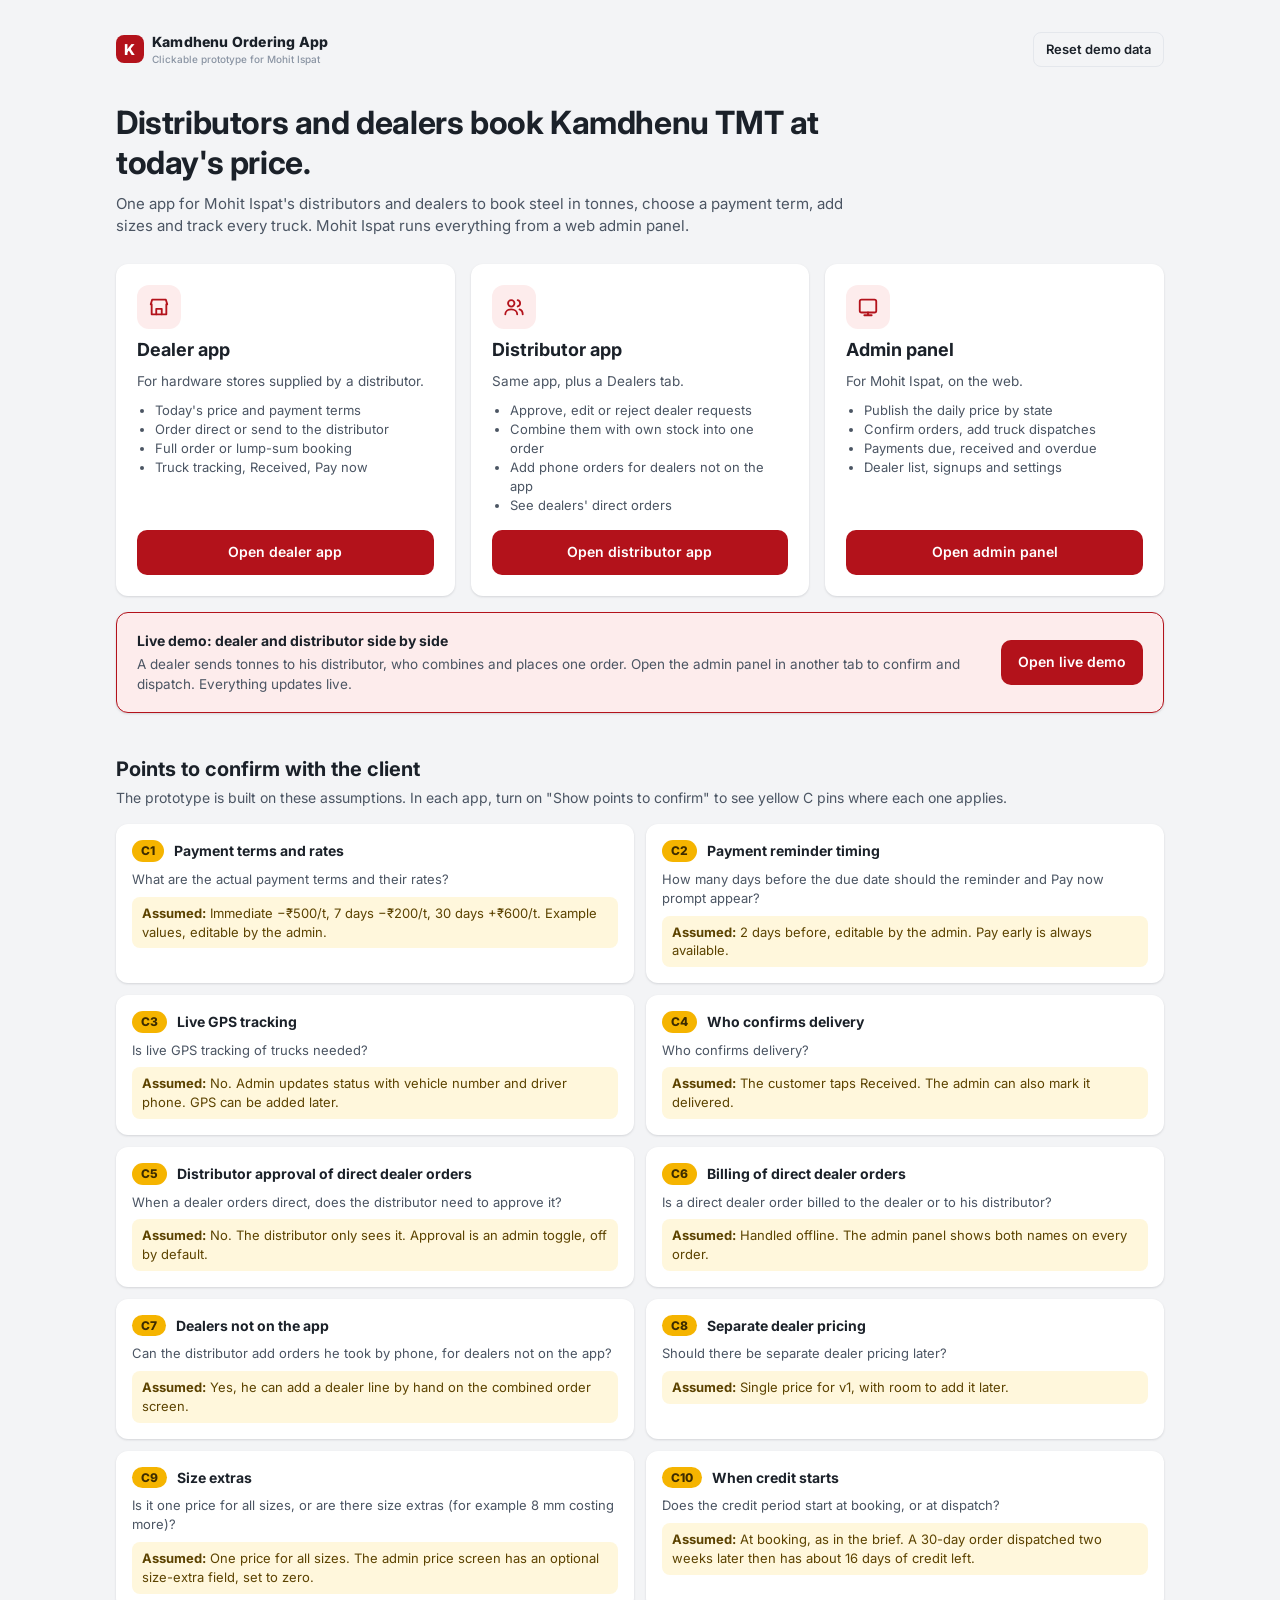
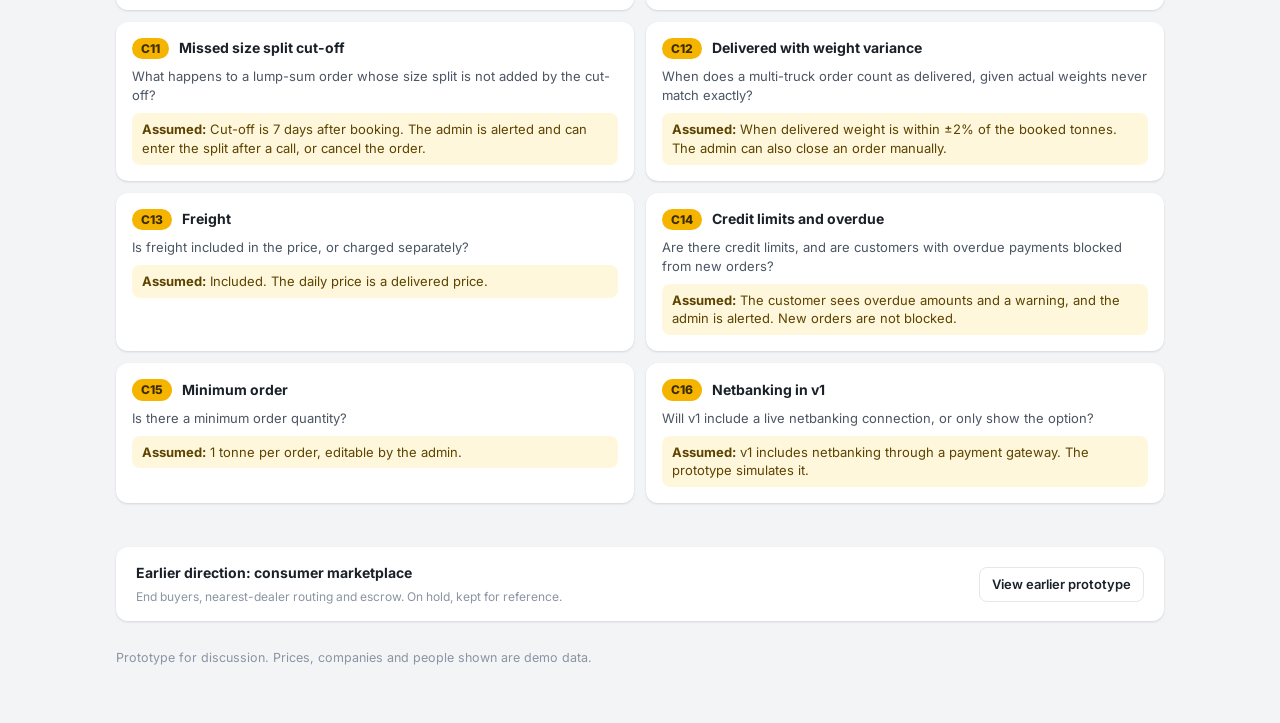
<file: index.html>
<!doctype html>
<html lang="en">
<head>
  <meta charset="utf-8">
  <meta name="viewport" content="width=device-width, initial-scale=1">
  <title>Kamdhenu Ordering · Prototype</title>
  <link rel="preconnect" href="https://fonts.googleapis.com">
  <link rel="preconnect" href="https://fonts.gstatic.com" crossorigin>
  <link href="https://fonts.googleapis.com/css2?family=Inter:wght@400;500;600;700;800&display=swap" rel="stylesheet">
  <link rel="stylesheet" href="assets/common.css">
  <style>
    .wrap { max-width: 1080px; margin: 0 auto; padding: 32px 16px 56px; }
    header { display: flex; justify-content: space-between; align-items: center; gap: 16px; flex-wrap: wrap; }
    .hero { margin: 36px 0 28px; max-width: 760px; }
    .hero h1 { font-size: 32px; letter-spacing: -.4px; }
    .hero p { color: var(--ink-2); margin-top: 10px; font-size: 15px; }
    .apps { display: grid; grid-template-columns: repeat(3, 1fr); gap: 16px; }
    .app-card { padding: 20px; display: flex; flex-direction: column; gap: 10px; text-decoration: none; color: inherit; border: 1px solid transparent; transition: border-color .15s, transform .15s; }
    a.app-card:hover { border-color: var(--brand); transform: translateY(-2px); }
    .app-card h3 { font-size: 18px; }
    .app-card p { color: var(--ink-2); font-size: 13.5px; }
    .app-card ul { margin: 0; padding-left: 18px; color: var(--ink-2); font-size: 13px; flex: 1; }
    .app-ic { width: 44px; height: 44px; border-radius: 12px; background: var(--brand-soft); color: var(--brand); display: grid; place-items: center; }
    .demo-strip { display: flex; align-items: center; justify-content: space-between; gap: 16px; padding: 18px 20px; margin-top: 16px; text-decoration: none; color: inherit; border: 1px solid var(--brand); background: var(--brand-soft); }
    .demo-strip p { color: var(--ink-2); font-size: 13.5px; margin-top: 4px; }
    h2.sec { font-size: 20px; margin: 44px 0 6px; }
    .sec-sub { color: var(--ink-2); margin-bottom: 16px; }
    .qs { display: grid; grid-template-columns: repeat(2, 1fr); gap: 12px; }
    .qcard { padding: 16px; }
    .qcard .top { display: flex; gap: 10px; align-items: center; margin-bottom: 8px; }
    .qcard .num { background: #f5b400; color: #3d2c00; font-weight: 800; font-size: 12px; border-radius: 999px; padding: 2px 9px; }
    .qcard p { font-size: 13px; color: var(--ink-2); }
    .qcard .ask { margin-top: 8px; background: #fff7dc; color: #5c4300; border-radius: 8px; padding: 7px 10px; }
    .archive { margin-top: 44px; padding: 16px 20px; display: flex; justify-content: space-between; align-items: center; gap: 16px; }
    footer { margin-top: 28px; color: var(--ink-3); font-size: 12.5px; }
    @media (max-width: 860px) { .apps, .qs { grid-template-columns: 1fr; } .hero h1 { font-size: 26px; } .demo-strip, .archive { flex-direction: column; align-items: stretch; } }
  </style>
</head>
<body>
  <div class="wrap">
    <header>
      <div class="wordmark"><span class="mark">K</span><span>Kamdhenu Ordering App<small>Clickable prototype for Mohit Ispat</small></span></div>
      <button class="btn ghost sm" id="reset">Reset demo data</button>
    </header>

    <section class="hero">
      <h1>Distributors and dealers book Kamdhenu TMT at today's price.</h1>
      <p>One app for Mohit Ispat's distributors and dealers to book steel in tonnes, choose a payment term, add sizes and track every truck. Mohit Ispat runs everything from a web admin panel.</p>
    </section>

    <div class="apps">
      <a class="card app-card" href="app.html?as=dealer">
        <div class="app-ic"><svg width="22" height="22" viewBox="0 0 24 24" fill="none" stroke="currentColor" stroke-width="2" stroke-linecap="round" stroke-linejoin="round"><path d="M3 9l1.5-5h15L21 9"/><path d="M4 9v11h16V9"/><path d="M9 20v-6h6v6"/></svg></div>
        <h3>Dealer app</h3>
        <p>For hardware stores supplied by a distributor.</p>
        <ul><li>Today's price and payment terms</li><li>Order direct or send to the distributor</li><li>Full order or lump-sum booking</li><li>Truck tracking, Received, Pay now</li></ul>
        <span class="btn block" style="margin-top:6px">Open dealer app</span>
      </a>
      <a class="card app-card" href="app.html?as=distributor">
        <div class="app-ic"><svg width="22" height="22" viewBox="0 0 24 24" fill="none" stroke="currentColor" stroke-width="2" stroke-linecap="round" stroke-linejoin="round"><circle cx="9" cy="8" r="3.5"/><path d="M2.5 20c0-3.5 3-5.5 6.5-5.5s6.5 2 6.5 5.5"/><path d="M16 4.6a3.5 3.5 0 0 1 0 6.8M18 14.7c2 .6 3.5 2.4 3.5 5.3"/></svg></div>
        <h3>Distributor app</h3>
        <p>Same app, plus a Dealers tab.</p>
        <ul><li>Approve, edit or reject dealer requests</li><li>Combine them with own stock into one order</li><li>Add phone orders for dealers not on the app</li><li>See dealers' direct orders</li></ul>
        <span class="btn block" style="margin-top:6px">Open distributor app</span>
      </a>
      <a class="card app-card" href="admin.html">
        <div class="app-ic"><svg width="22" height="22" viewBox="0 0 24 24" fill="none" stroke="currentColor" stroke-width="2" stroke-linecap="round" stroke-linejoin="round"><rect x="3" y="4" width="18" height="14" rx="2"/><path d="M8 21h8M12 18v3"/></svg></div>
        <h3>Admin panel</h3>
        <p>For Mohit Ispat, on the web.</p>
        <ul><li>Publish the daily price by state</li><li>Confirm orders, add truck dispatches</li><li>Payments due, received and overdue</li><li>Dealer list, signups and settings</li></ul>
        <span class="btn block" style="margin-top:6px">Open admin panel</span>
      </a>
    </div>

    <a class="card demo-strip" href="demo.html">
      <div><b>Live demo: dealer and distributor side by side</b><p>A dealer sends tonnes to his distributor, who combines and places one order. Open the admin panel in another tab to confirm and dispatch. Everything updates live.</p></div>
      <span class="btn">Open live demo</span>
    </a>

    <h2 class="sec">Points to confirm with the client</h2>
    <p class="sec-sub">The prototype is built on these assumptions. In each app, turn on "Show points to confirm" to see yellow C pins where each one applies.</p>
    <div class="qs" id="qs"></div>

    <div class="card archive">
      <div><b>Earlier direction: consumer marketplace</b><p class="small muted" style="margin-top:4px">End buyers, nearest-dealer routing and escrow. On hold, kept for reference.</p></div>
      <a class="btn ghost sm" href="consumer-v1/demo.html">View earlier prototype</a>
    </div>

    <footer>Prototype for discussion. Prices, companies and people shown are demo data.</footer>
  </div>

  <script src="assets/mi-data.js"></script>
  <script>
    document.getElementById('qs').innerHTML = MI.questions.map(q => `
      <div class="card qcard">
        <div class="top"><span class="num">C${q.n}</span><b>${MI.esc(q.title)}</b></div>
        <p>${MI.esc(q.ask)}</p>
        <p class="ask"><b>Assumed:</b> ${MI.esc(q.assume)}</p>
      </div>`).join('');
    document.getElementById('reset').addEventListener('click', e => {
      MI.reset();
      try { sessionStorage.clear(); } catch (err) { /* ignore */ }
      e.target.textContent = 'Demo data reset';
      setTimeout(() => { e.target.textContent = 'Reset demo data'; }, 1500);
    });
  </script>
</body>
</html>
</file>
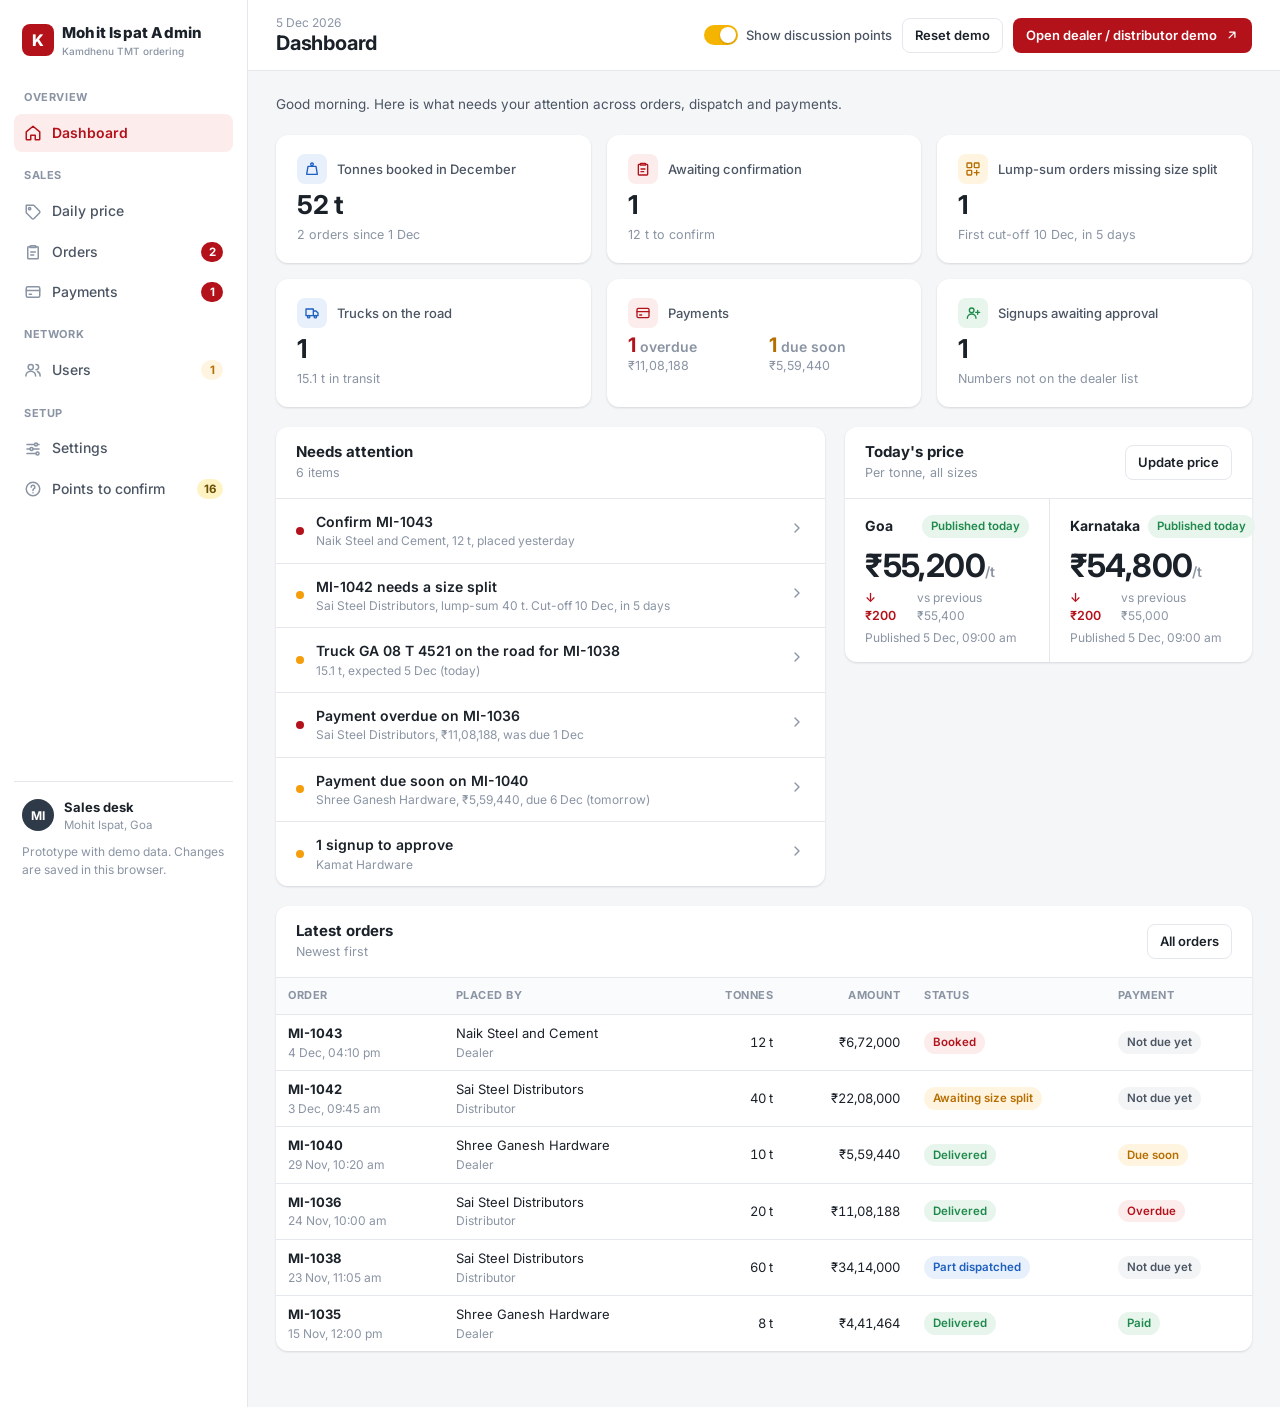
<file: admin.html>
<!doctype html>
<html lang="en">
<head>
  <meta charset="utf-8">
  <meta name="viewport" content="width=device-width, initial-scale=1">
  <title>Mohit Ispat Admin · Kamdhenu Ordering</title>
  <link rel="preconnect" href="https://fonts.googleapis.com">
  <link rel="preconnect" href="https://fonts.gstatic.com" crossorigin>
  <link href="https://fonts.googleapis.com/css2?family=Inter:wght@400;500;600;700;800&display=swap" rel="stylesheet">
  <link rel="stylesheet" href="assets/common.css">
  <link rel="stylesheet" href="assets/admin.css">
</head>
<body class="admin">
  <div class="layout">
    <aside class="sidebar">
      <a class="side-brand" href="#/dashboard">
        <span class="wordmark"><span class="mark">K</span><span>Mohit Ispat Admin<small>Kamdhenu TMT ordering</small></span></span>
      </a>
      <nav class="side-nav" id="nav" aria-label="Main"></nav>
      <div class="side-foot">
        <div class="side-user"><span class="avatar">MI</span><span><b>Sales desk</b><small>Mohit Ispat, Goa</small></span></div>
        <p class="small muted">Prototype with demo data. Changes are saved in this browser.</p>
      </div>
    </aside>

    <div class="main">
      <header class="topbar">
        <div class="tb-title">
          <div class="crumbs" id="crumbs"></div>
          <h1 id="title">Dashboard</h1>
        </div>
        <div class="tb-actions">
          <label class="switch" title="Show the yellow C pins for points to confirm">
            <input type="checkbox" id="presenterToggle">
            <span class="track"><span class="knob"></span></span>
            <span class="switch-label"><span class="lg-only">Show discussion points</span><span class="md-only">Discussion points</span></span>
          </label>
          <button class="btn ghost sm" data-act="reset">Reset demo</button>
          <a class="btn sm" href="demo.html" target="_blank" rel="noopener"><span class="lg-only">Open dealer / distributor demo</span><span class="md-only">Open app demo</span>
            <svg width="14" height="14" viewBox="0 0 24 24" fill="none" stroke="currentColor" stroke-width="2.2" stroke-linecap="round" stroke-linejoin="round"><path d="M7 17 17 7M8 7h9v9"/></svg>
          </a>
        </div>
      </header>
      <main class="content" id="main" tabindex="-1"></main>
    </div>
  </div>

  <div class="sheet-backdrop" id="sheet" role="dialog" aria-modal="true">
    <div class="sheet" id="sheetBody"></div>
  </div>
  <div class="toasts" id="toasts" aria-live="polite"></div>

  <script src="assets/mi-data.js"></script>
  <script src="assets/admin.js"></script>
</body>
</html>
</file>
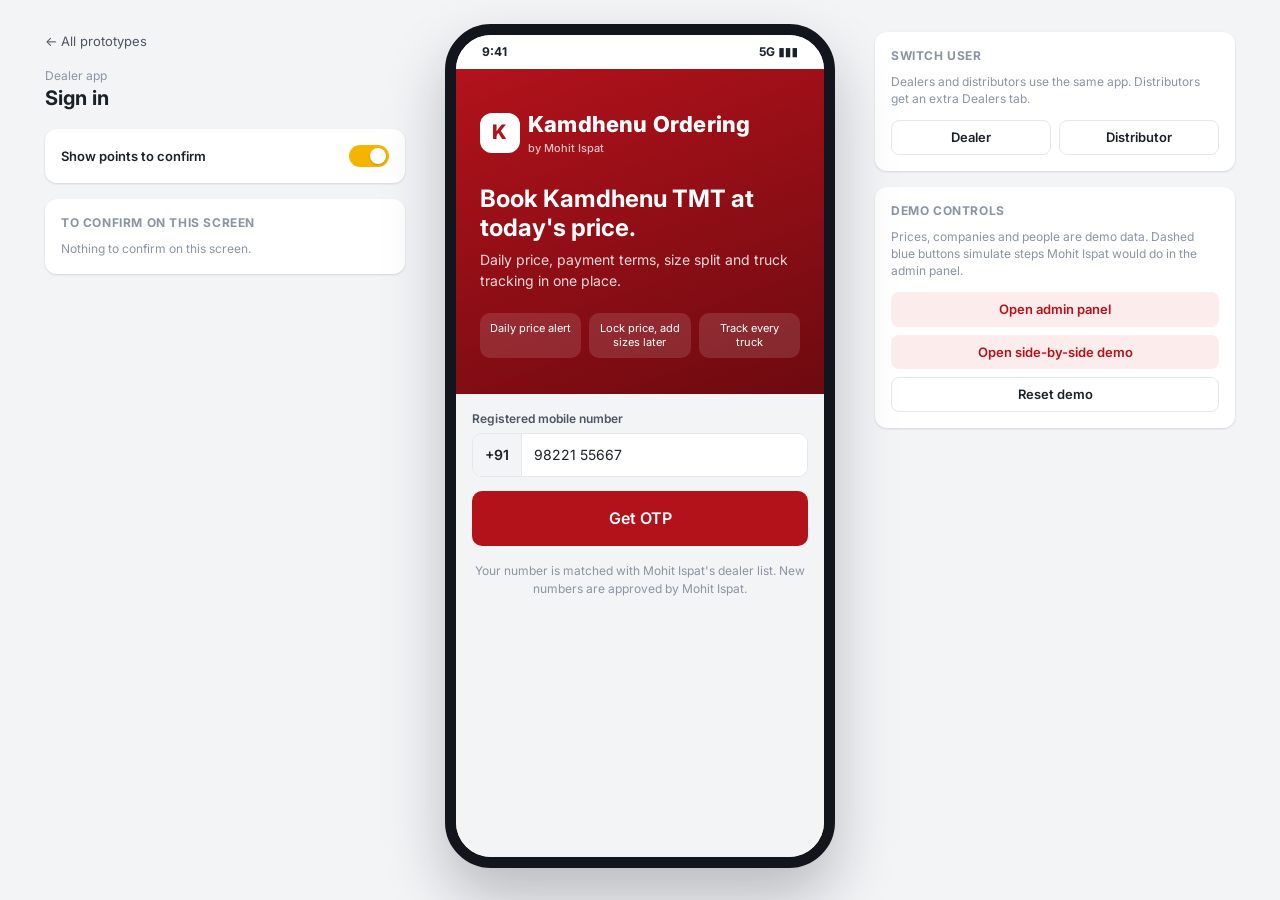
<file: app.html>
<!doctype html>
<html lang="en">
<head>
  <meta charset="utf-8">
  <meta name="viewport" content="width=device-width, initial-scale=1, viewport-fit=cover">
  <title>Kamdhenu Ordering · Dealer and Distributor</title>
  <link rel="preconnect" href="https://fonts.googleapis.com">
  <link rel="preconnect" href="https://fonts.gstatic.com" crossorigin>
  <link href="https://fonts.googleapis.com/css2?family=Inter:wght@400;500;600;700;800&display=swap" rel="stylesheet">
  <link rel="stylesheet" href="assets/common.css">
  <link rel="stylesheet" href="assets/phone.css">
  <link rel="stylesheet" href="assets/customer.css">
  <link rel="stylesheet" href="assets/mi-app.css">
</head>
<body>
  <div class="stage">
    <aside class="side">
      <a class="back" href="index.html">&larr; All prototypes</a>
      <div>
        <div class="muted small" id="roleName">Dealer app</div>
        <div class="screen-name" id="screenName">Sign in</div>
      </div>
      <div class="card">
        <div class="toggle">
          <span>Show points to confirm</span>
          <button class="switch" id="presenterSwitch" aria-label="Show points to confirm"></button>
        </div>
      </div>
      <div class="card" id="notes">
        <h4>To confirm on this screen</h4>
        <div id="notesBody"></div>
      </div>
    </aside>

    <div class="phone">
      <div class="statusbar"><span>9:41</span><span>5G &#9646;&#9646;&#9646;</span></div>
      <div class="app" id="app"></div>
    </div>

    <aside class="side right">
      <div class="card">
        <h4>Switch user</h4>
        <p class="small muted" style="margin-bottom:12px">Dealers and distributors use the same app. Distributors get an extra Dealers tab.</p>
        <div class="row" style="gap:8px">
          <a class="btn ghost sm grow" href="app.html?as=dealer">Dealer</a>
          <a class="btn ghost sm grow" href="app.html?as=distributor">Distributor</a>
        </div>
      </div>
      <div class="card">
        <h4>Demo controls</h4>
        <p class="small muted" style="margin-bottom:12px">Prices, companies and people are demo data. Dashed blue buttons simulate steps Mohit Ispat would do in the admin panel.</p>
        <a class="btn soft sm block" href="admin.html" target="_blank" rel="noopener" style="margin-bottom:8px">Open admin panel</a>
        <a class="btn soft sm block" href="demo.html" style="margin-bottom:8px">Open side-by-side demo</a>
        <button class="btn ghost sm block" data-act="reset">Reset demo</button>
      </div>
    </aside>
  </div>

  <div class="sheet-backdrop" id="qsheet"><div class="sheet" id="qsheetBody"></div></div>

  <script src="assets/mi-data.js"></script>
  <script src="assets/mi-app.js"></script>
</body>
</html>
</file>
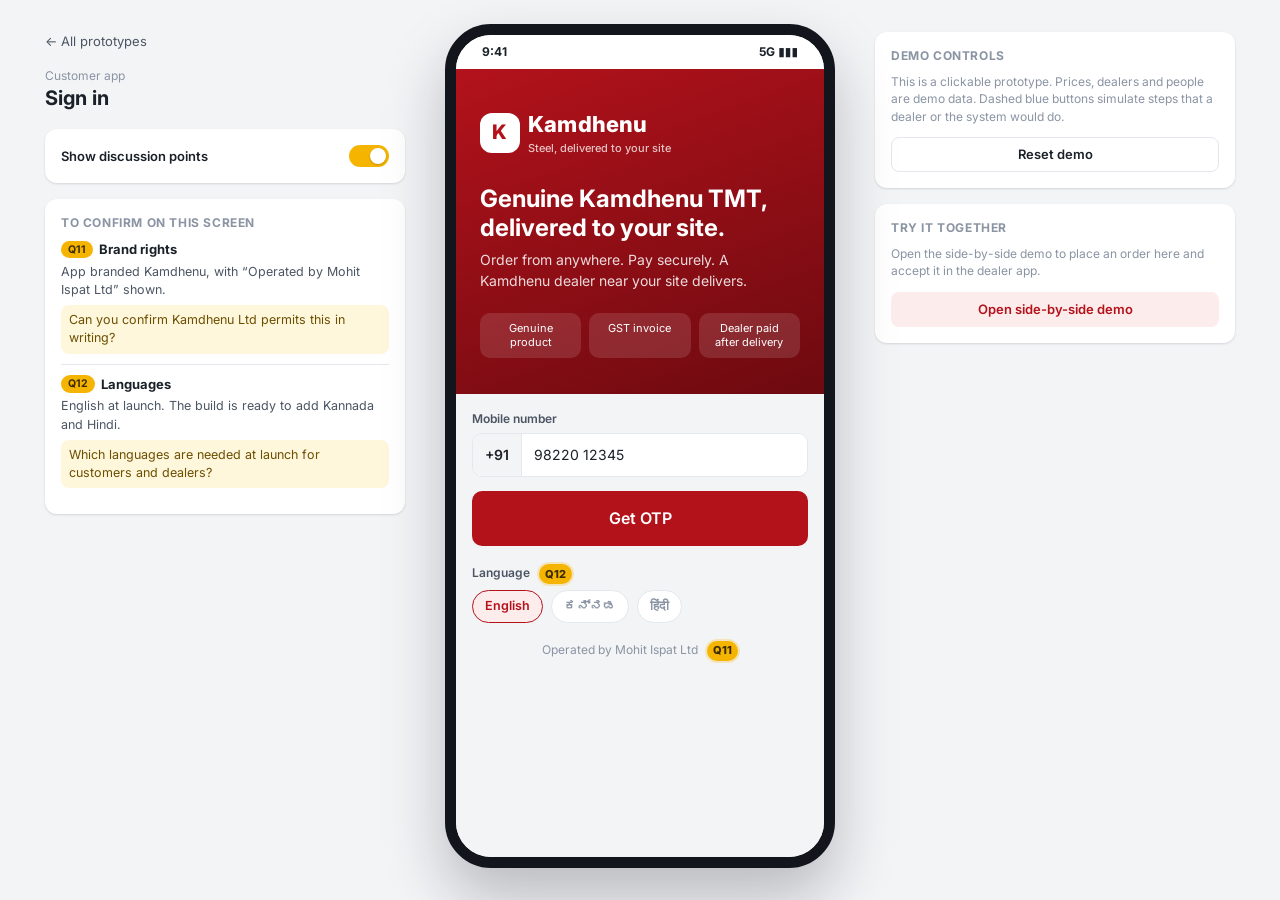
<file: customer.html>
<!doctype html>
<html lang="en">
<head>
  <meta charset="utf-8">
  <meta name="viewport" content="width=device-width, initial-scale=1, viewport-fit=cover">
  <title>Kamdhenu App · Customer</title>
  <link rel="preconnect" href="https://fonts.googleapis.com">
  <link rel="preconnect" href="https://fonts.gstatic.com" crossorigin>
  <link href="https://fonts.googleapis.com/css2?family=Inter:wght@400;500;600;700;800&display=swap" rel="stylesheet">
  <link rel="stylesheet" href="assets/common.css">
  <link rel="stylesheet" href="assets/phone.css">
  <link rel="stylesheet" href="assets/customer.css">
</head>
<body>
  <div class="stage">
    <aside class="side">
      <a class="back" href="index.html">&larr; All prototypes</a>
      <div>
        <div class="muted small">Customer app</div>
        <div class="screen-name" id="screenName">Sign in</div>
      </div>
      <div class="card">
        <div class="toggle">
          <span>Show discussion points</span>
          <button class="switch" id="presenterSwitch" aria-label="Show discussion points"></button>
        </div>
      </div>
      <div class="card" id="notes">
        <h4>To confirm on this screen</h4>
        <div id="notesBody"></div>
      </div>
    </aside>

    <div class="phone">
      <div class="statusbar"><span>9:41</span><span>5G &#9646;&#9646;&#9646;</span></div>
      <div class="app" id="app"></div>
    </div>

    <aside class="side right">
      <div class="card">
        <h4>Demo controls</h4>
        <p class="small muted" style="margin-bottom:12px">This is a clickable prototype. Prices, dealers and people are demo data. Dashed blue buttons simulate steps that a dealer or the system would do.</p>
        <button class="btn ghost sm block" data-act="reset">Reset demo</button>
      </div>
      <div class="card">
        <h4>Try it together</h4>
        <p class="small muted" style="margin-bottom:12px">Open the side-by-side demo to place an order here and accept it in the dealer app.</p>
        <a class="btn soft sm block" href="demo.html">Open side-by-side demo</a>
      </div>
    </aside>
  </div>

  <div class="sheet-backdrop" id="qsheet"><div class="sheet" id="qsheetBody"></div></div>

  <script src="assets/data.js"></script>
  <script src="assets/customer.js"></script>
</body>
</html>
</file>
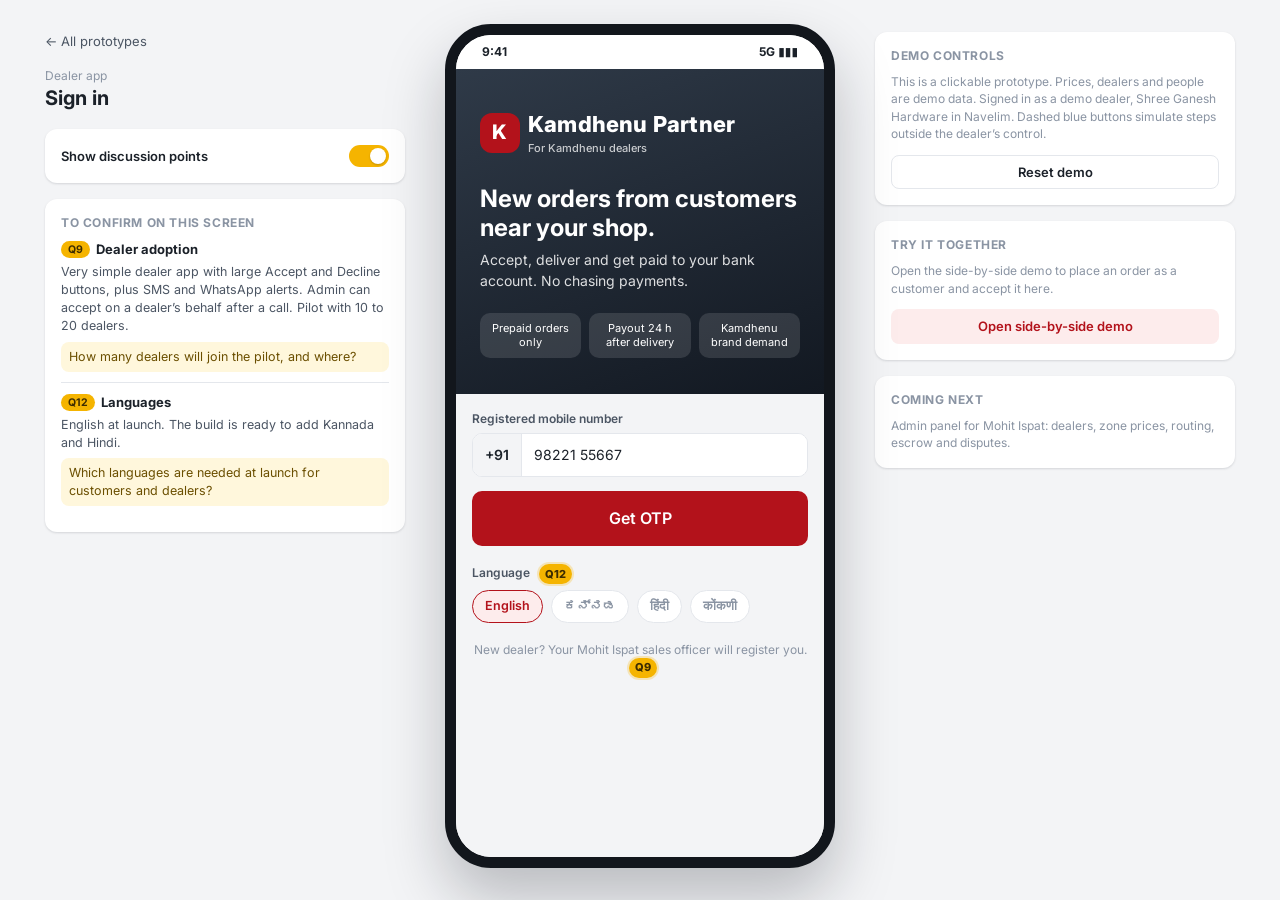
<file: dealer.html>
<!doctype html>
<html lang="en">
<head>
  <meta charset="utf-8">
  <meta name="viewport" content="width=device-width, initial-scale=1, viewport-fit=cover">
  <title>Kamdhenu App · Dealer</title>
  <link rel="preconnect" href="https://fonts.googleapis.com">
  <link rel="preconnect" href="https://fonts.gstatic.com" crossorigin>
  <link href="https://fonts.googleapis.com/css2?family=Inter:wght@400;500;600;700;800&display=swap" rel="stylesheet">
  <link rel="stylesheet" href="assets/common.css">
  <link rel="stylesheet" href="assets/phone.css">
  <link rel="stylesheet" href="assets/customer.css">
  <link rel="stylesheet" href="assets/dealer.css">
</head>
<body>
  <div class="stage">
    <aside class="side">
      <a class="back" href="index.html">&larr; All prototypes</a>
      <div>
        <div class="muted small">Dealer app</div>
        <div class="screen-name" id="screenName">Sign in</div>
      </div>
      <div class="card">
        <div class="toggle">
          <span>Show discussion points</span>
          <button class="switch" id="presenterSwitch" aria-label="Show discussion points"></button>
        </div>
      </div>
      <div class="card" id="notes">
        <h4>To confirm on this screen</h4>
        <div id="notesBody"></div>
      </div>
    </aside>

    <div class="phone">
      <div class="statusbar"><span>9:41</span><span>5G &#9646;&#9646;&#9646;</span></div>
      <div class="app" id="app"></div>
    </div>

    <aside class="side right">
      <div class="card">
        <h4>Demo controls</h4>
        <p class="small muted" style="margin-bottom:12px">This is a clickable prototype. Prices, dealers and people are demo data. Signed in as a demo dealer, Shree Ganesh Hardware in Navelim. Dashed blue buttons simulate steps outside the dealer’s control.</p>
        <button class="btn ghost sm block" data-act="reset">Reset demo</button>
      </div>
      <div class="card">
        <h4>Try it together</h4>
        <p class="small muted" style="margin-bottom:12px">Open the side-by-side demo to place an order as a customer and accept it here.</p>
        <a class="btn soft sm block" href="demo.html">Open side-by-side demo</a>
      </div>
      <div class="card">
        <h4>Coming next</h4>
        <p class="small muted">Admin panel for Mohit Ispat: dealers, zone prices, routing, escrow and disputes.</p>
      </div>
    </aside>
  </div>

  <div class="sheet-backdrop" id="qsheet"><div class="sheet" id="qsheetBody"></div></div>

  <script src="assets/data.js"></script>
  <script src="assets/dealer.js"></script>
</body>
</html>
</file>
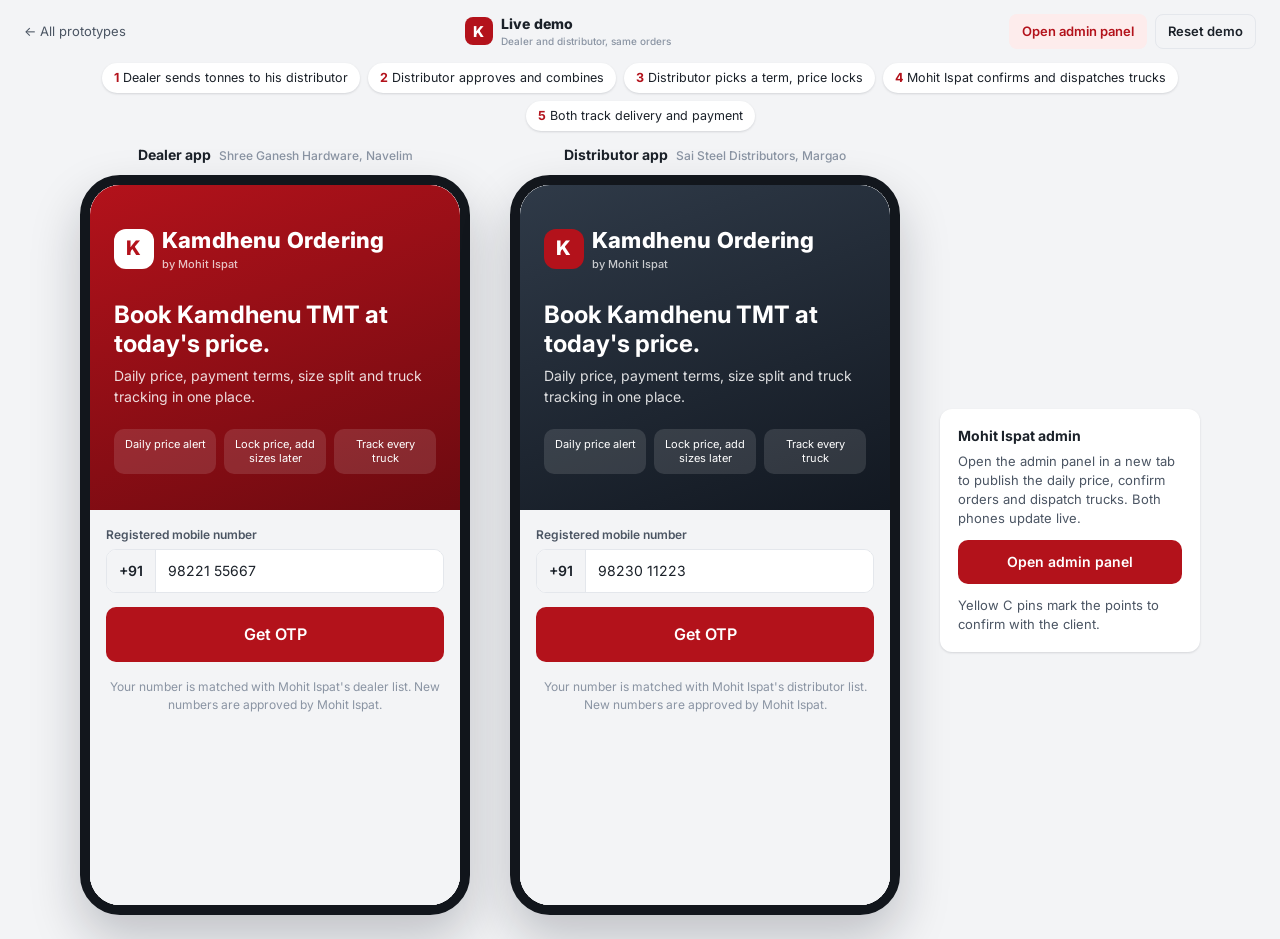
<file: demo.html>
<!doctype html>
<html lang="en">
<head>
  <meta charset="utf-8">
  <meta name="viewport" content="width=device-width, initial-scale=1">
  <title>Kamdhenu Ordering · Live demo</title>
  <link rel="preconnect" href="https://fonts.googleapis.com">
  <link rel="preconnect" href="https://fonts.gstatic.com" crossorigin>
  <link href="https://fonts.googleapis.com/css2?family=Inter:wght@400;500;600;700;800&display=swap" rel="stylesheet">
  <link rel="stylesheet" href="assets/common.css">
  <style>
    body { min-height: 100vh; }
    .top { display: flex; align-items: center; justify-content: space-between; gap: 16px; padding: 14px 24px; flex-wrap: wrap; }
    .top a.back { font-size: 13px; color: var(--ink-2); text-decoration: none; }
    .steps { display: flex; gap: 8px; flex-wrap: wrap; justify-content: center; padding: 0 24px 14px; }
    .steps span { background: #fff; border-radius: 999px; padding: 6px 12px; font-size: 12.5px; box-shadow: var(--shadow); }
    .steps b { color: var(--brand); margin-right: 4px; }
    .pair { display: flex; gap: 40px; justify-content: center; align-items: flex-start; padding: 0 24px 24px; }
    .col { display: grid; justify-items: center; gap: 10px; }
    .label { font-weight: 700; font-size: 14px; display: flex; align-items: center; gap: 8px; }
    .label span { font-weight: 500; color: var(--ink-3); font-size: 12px; }
    .frame { width: 390px; height: min(800px, calc(100vh - 160px)); min-height: 560px; border-radius: 40px; border: 10px solid #12161c; overflow: hidden; background: #fff; box-shadow: 0 24px 50px rgba(15, 20, 30, .22); }
    .frame iframe { width: 100%; height: 100%; border: 0; display: block; }
    .adminhint { width: 260px; align-self: center; }
    .adminhint .card { padding: 18px; }
    .adminhint h4 { margin-bottom: 8px; }
    .adminhint p { font-size: 13px; color: var(--ink-2); margin-bottom: 12px; }
    .narrow { display: none; padding: 24px; text-align: center; }
    @media (max-width: 1180px) { .adminhint { display: none; } }
    @media (max-width: 900px) { .pair, .steps { display: none; } .narrow { display: block; } }
  </style>
</head>
<body>
  <div class="top">
    <a class="back" href="index.html">&larr; All prototypes</a>
    <div class="wordmark"><span class="mark">K</span><span>Live demo<small>Dealer and distributor, same orders</small></span></div>
    <div class="row" style="gap:8px">
      <a class="btn soft sm" href="admin.html" target="_blank" rel="noopener">Open admin panel</a>
      <button class="btn ghost sm" id="reset">Reset demo</button>
    </div>
  </div>
  <div class="steps">
    <span><b>1</b>Dealer sends tonnes to his distributor</span>
    <span><b>2</b>Distributor approves and combines</span>
    <span><b>3</b>Distributor picks a term, price locks</span>
    <span><b>4</b>Mohit Ispat confirms and dispatches trucks</span>
    <span><b>5</b>Both track delivery and payment</span>
  </div>
  <div class="pair">
    <div class="col">
      <div class="label">Dealer app <span>Shree Ganesh Hardware, Navelim</span></div>
      <div class="frame"><iframe id="dealer" src="app.html?as=dealer" title="Dealer app"></iframe></div>
    </div>
    <div class="col">
      <div class="label">Distributor app <span>Sai Steel Distributors, Margao</span></div>
      <div class="frame"><iframe id="dist" src="app.html?as=distributor" title="Distributor app"></iframe></div>
    </div>
    <div class="adminhint">
      <div class="card">
        <h4>Mohit Ispat admin</h4>
        <p>Open the admin panel in a new tab to publish the daily price, confirm orders and dispatch trucks. Both phones update live.</p>
        <a class="btn block" href="admin.html" target="_blank" rel="noopener">Open admin panel</a>
        <p class="small muted" style="margin:12px 0 0">Yellow C pins mark the points to confirm with the client.</p>
      </div>
    </div>
  </div>
  <div class="narrow">
    <p style="margin-bottom:16px">The side-by-side demo needs a wider screen. Open each app on its own:</p>
    <a class="btn" href="app.html?as=dealer">Dealer app</a>
    <a class="btn ghost" href="app.html?as=distributor" style="margin-left:8px">Distributor app</a>
  </div>
  <script src="assets/mi-data.js"></script>
  <script>
    document.getElementById('reset').addEventListener('click', () => {
      MI.reset();
      try { sessionStorage.clear(); } catch (e) { /* ignore */ }
      document.getElementById('dealer').src = 'app.html?as=dealer';
      document.getElementById('dist').src = 'app.html?as=distributor';
    });
  </script>
</body>
</html>
</file>
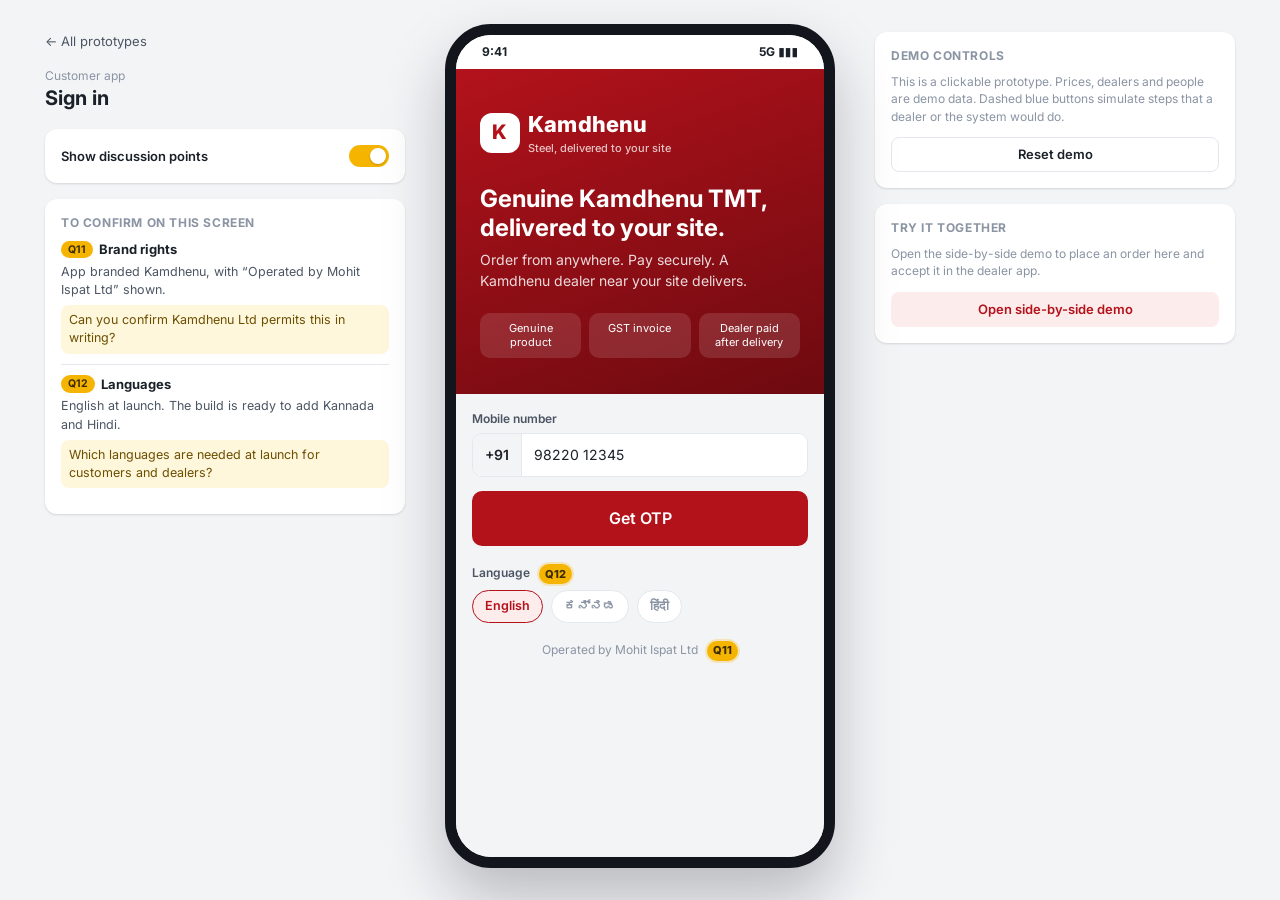
<file: consumer-v1/customer.html>
<!doctype html>
<html lang="en">
<head>
  <meta charset="utf-8">
  <meta name="viewport" content="width=device-width, initial-scale=1, viewport-fit=cover">
  <title>Kamdhenu App · Customer</title>
  <link rel="preconnect" href="https://fonts.googleapis.com">
  <link rel="preconnect" href="https://fonts.gstatic.com" crossorigin>
  <link href="https://fonts.googleapis.com/css2?family=Inter:wght@400;500;600;700;800&display=swap" rel="stylesheet">
  <link rel="stylesheet" href="../assets/common.css">
  <link rel="stylesheet" href="../assets/phone.css">
  <link rel="stylesheet" href="../assets/customer.css">
</head>
<body>
  <div class="stage">
    <aside class="side">
      <a class="back" href="../index.html">&larr; All prototypes</a>
      <div>
        <div class="muted small">Customer app</div>
        <div class="screen-name" id="screenName">Sign in</div>
      </div>
      <div class="card">
        <div class="toggle">
          <span>Show discussion points</span>
          <button class="switch" id="presenterSwitch" aria-label="Show discussion points"></button>
        </div>
      </div>
      <div class="card" id="notes">
        <h4>To confirm on this screen</h4>
        <div id="notesBody"></div>
      </div>
    </aside>

    <div class="phone">
      <div class="statusbar"><span>9:41</span><span>5G &#9646;&#9646;&#9646;</span></div>
      <div class="app" id="app"></div>
    </div>

    <aside class="side right">
      <div class="card">
        <h4>Demo controls</h4>
        <p class="small muted" style="margin-bottom:12px">This is a clickable prototype. Prices, dealers and people are demo data. Dashed blue buttons simulate steps that a dealer or the system would do.</p>
        <button class="btn ghost sm block" data-act="reset">Reset demo</button>
      </div>
      <div class="card">
        <h4>Try it together</h4>
        <p class="small muted" style="margin-bottom:12px">Open the side-by-side demo to place an order here and accept it in the dealer app.</p>
        <a class="btn soft sm block" href="demo.html">Open side-by-side demo</a>
      </div>
    </aside>
  </div>

  <div class="sheet-backdrop" id="qsheet"><div class="sheet" id="qsheetBody"></div></div>

  <script src="../assets/data.js"></script>
  <script src="../assets/customer.js"></script>
</body>
</html>
</file>
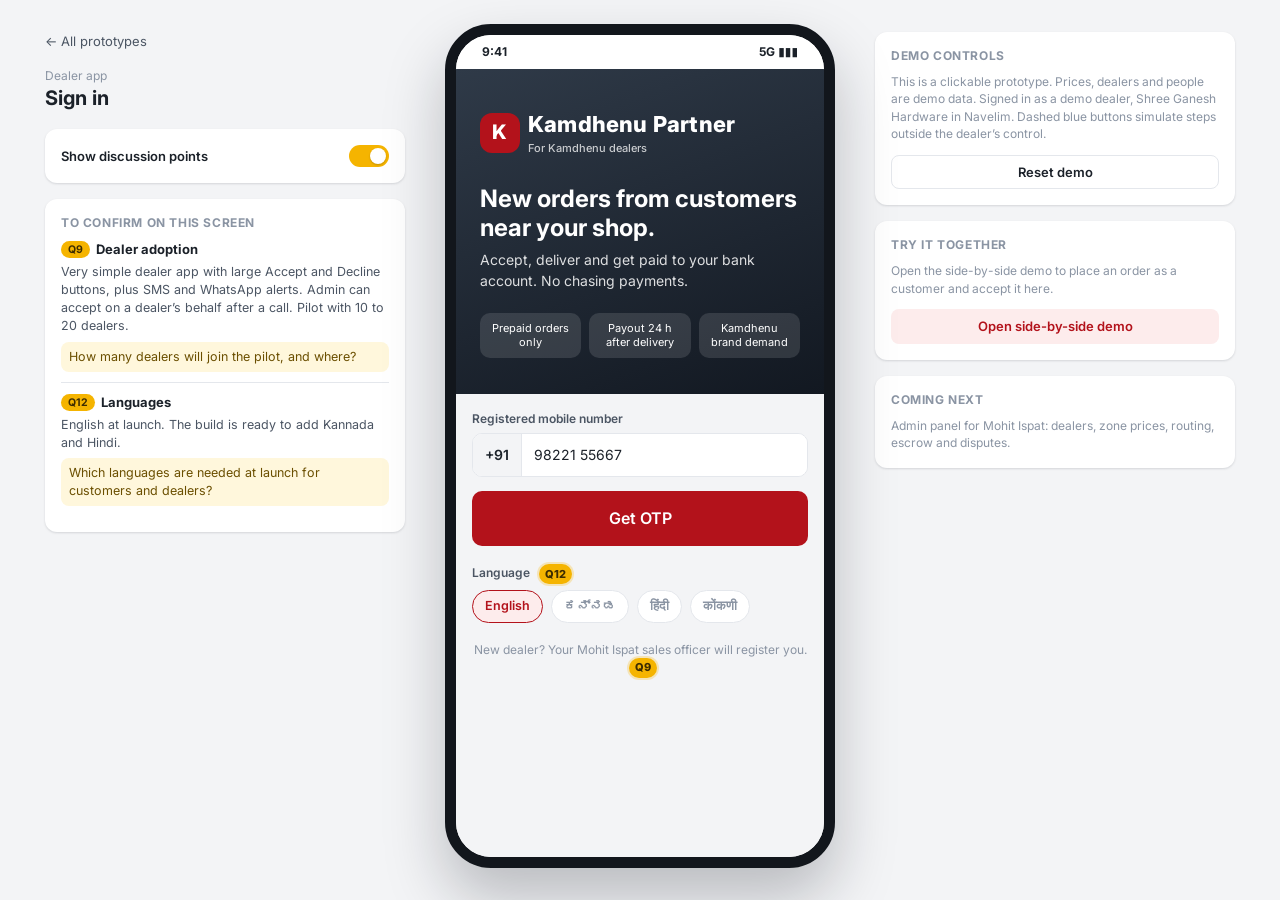
<file: consumer-v1/dealer.html>
<!doctype html>
<html lang="en">
<head>
  <meta charset="utf-8">
  <meta name="viewport" content="width=device-width, initial-scale=1, viewport-fit=cover">
  <title>Kamdhenu App · Dealer</title>
  <link rel="preconnect" href="https://fonts.googleapis.com">
  <link rel="preconnect" href="https://fonts.gstatic.com" crossorigin>
  <link href="https://fonts.googleapis.com/css2?family=Inter:wght@400;500;600;700;800&display=swap" rel="stylesheet">
  <link rel="stylesheet" href="../assets/common.css">
  <link rel="stylesheet" href="../assets/phone.css">
  <link rel="stylesheet" href="../assets/customer.css">
  <link rel="stylesheet" href="../assets/dealer.css">
</head>
<body>
  <div class="stage">
    <aside class="side">
      <a class="back" href="../index.html">&larr; All prototypes</a>
      <div>
        <div class="muted small">Dealer app</div>
        <div class="screen-name" id="screenName">Sign in</div>
      </div>
      <div class="card">
        <div class="toggle">
          <span>Show discussion points</span>
          <button class="switch" id="presenterSwitch" aria-label="Show discussion points"></button>
        </div>
      </div>
      <div class="card" id="notes">
        <h4>To confirm on this screen</h4>
        <div id="notesBody"></div>
      </div>
    </aside>

    <div class="phone">
      <div class="statusbar"><span>9:41</span><span>5G &#9646;&#9646;&#9646;</span></div>
      <div class="app" id="app"></div>
    </div>

    <aside class="side right">
      <div class="card">
        <h4>Demo controls</h4>
        <p class="small muted" style="margin-bottom:12px">This is a clickable prototype. Prices, dealers and people are demo data. Signed in as a demo dealer, Shree Ganesh Hardware in Navelim. Dashed blue buttons simulate steps outside the dealer’s control.</p>
        <button class="btn ghost sm block" data-act="reset">Reset demo</button>
      </div>
      <div class="card">
        <h4>Try it together</h4>
        <p class="small muted" style="margin-bottom:12px">Open the side-by-side demo to place an order as a customer and accept it here.</p>
        <a class="btn soft sm block" href="demo.html">Open side-by-side demo</a>
      </div>
      <div class="card">
        <h4>Coming next</h4>
        <p class="small muted">Admin panel for Mohit Ispat: dealers, zone prices, routing, escrow and disputes.</p>
      </div>
    </aside>
  </div>

  <div class="sheet-backdrop" id="qsheet"><div class="sheet" id="qsheetBody"></div></div>

  <script src="../assets/data.js"></script>
  <script src="../assets/dealer.js"></script>
</body>
</html>
</file>
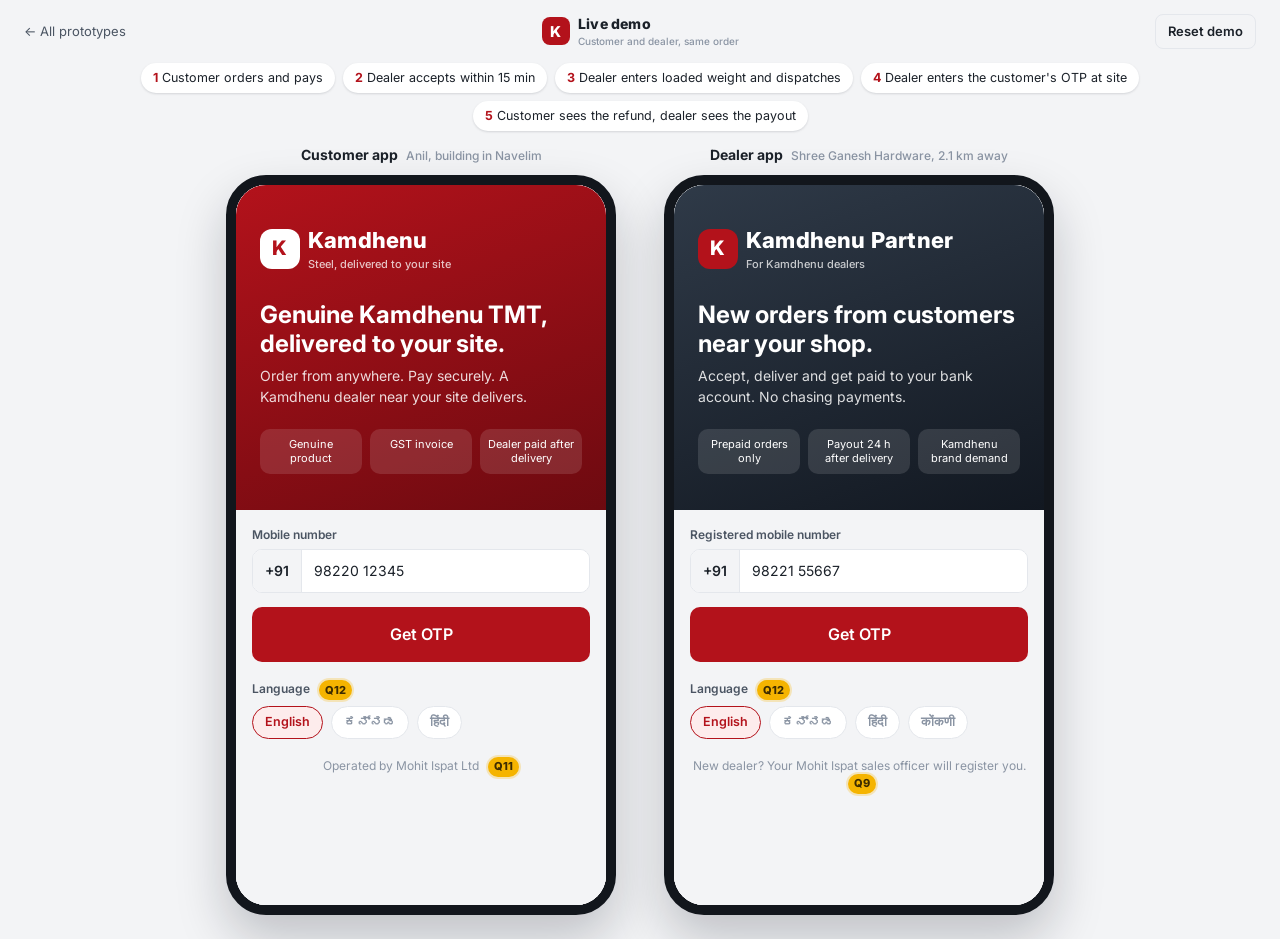
<file: consumer-v1/demo.html>
<!doctype html>
<html lang="en">
<head>
  <meta charset="utf-8">
  <meta name="viewport" content="width=device-width, initial-scale=1">
  <title>Kamdhenu App · Live demo</title>
  <link rel="preconnect" href="https://fonts.googleapis.com">
  <link rel="preconnect" href="https://fonts.gstatic.com" crossorigin>
  <link href="https://fonts.googleapis.com/css2?family=Inter:wght@400;500;600;700;800&display=swap" rel="stylesheet">
  <link rel="stylesheet" href="../assets/common.css">
  <style>
    body { min-height: 100vh; }
    .top { display: flex; align-items: center; justify-content: space-between; gap: 16px; padding: 14px 24px; flex-wrap: wrap; }
    .top a { font-size: 13px; color: var(--ink-2); text-decoration: none; }
    .steps { display: flex; gap: 8px; flex-wrap: wrap; justify-content: center; padding: 0 24px 14px; }
    .steps span { background: #fff; border-radius: 999px; padding: 6px 12px; font-size: 12.5px; box-shadow: var(--shadow); }
    .steps b { color: var(--brand); margin-right: 4px; }
    .pair { display: flex; gap: 48px; justify-content: center; align-items: flex-start; padding: 0 24px 24px; }
    .col { display: grid; justify-items: center; gap: 10px; }
    .label { font-weight: 700; font-size: 14px; display: flex; align-items: center; gap: 8px; }
    .label span { font-weight: 500; color: var(--ink-3); font-size: 12px; }
    .frame { width: 390px; height: min(800px, calc(100vh - 160px)); min-height: 560px; border-radius: 40px; border: 10px solid #12161c; overflow: hidden; background: #fff; box-shadow: 0 24px 50px rgba(15, 20, 30, .22); }
    .frame iframe { width: 100%; height: 100%; border: 0; display: block; }
    .narrow { display: none; padding: 24px; text-align: center; }
    @media (max-width: 900px) { .pair, .steps { display: none; } .narrow { display: block; } }
  </style>
</head>
<body>
  <div class="top">
    <a href="../index.html">&larr; All prototypes</a>
    <div class="wordmark"><span class="mark">K</span><span>Live demo<small>Customer and dealer, same order</small></span></div>
    <button class="btn ghost sm" id="reset">Reset demo</button>
  </div>
  <div class="steps">
    <span><b>1</b>Customer orders and pays</span>
    <span><b>2</b>Dealer accepts within 15 min</span>
    <span><b>3</b>Dealer enters loaded weight and dispatches</span>
    <span><b>4</b>Dealer enters the customer's OTP at site</span>
    <span><b>5</b>Customer sees the refund, dealer sees the payout</span>
  </div>
  <div class="pair">
    <div class="col">
      <div class="label">Customer app <span>Anil, building in Navelim</span></div>
      <div class="frame"><iframe id="cust" src="customer.html" title="Customer app"></iframe></div>
    </div>
    <div class="col">
      <div class="label">Dealer app <span>Shree Ganesh Hardware, 2.1 km away</span></div>
      <div class="frame"><iframe id="deal" src="dealer.html" title="Dealer app"></iframe></div>
    </div>
  </div>
  <div class="narrow">
    <p style="margin-bottom:16px">The side-by-side demo needs a wider screen. Open each app separately:</p>
    <a class="btn" href="customer.html">Customer app</a>
    <a class="btn ghost" href="dealer.html" style="margin-left:8px">Dealer app</a>
  </div>
  <script src="../assets/data.js"></script>
  <script>
    document.getElementById('reset').addEventListener('click', () => {
      KD.reset();
      document.getElementById('cust').src = 'customer.html';
      document.getElementById('deal').src = 'dealer.html';
    });
  </script>
</body>
</html>
</file>
<file: assets/common.css>
:root {
  --brand: #b3121b;
  --brand-dark: #8c0d14;
  --brand-soft: #fdecec;
  --ink: #1b2129;
  --ink-2: #4b5563;
  --ink-3: #8a94a3;
  --line: #e4e7ec;
  --bg: #f3f4f6;
  --card: #ffffff;
  --steel: #2f3a48;
  --good: #1f8a4c;
  --good-soft: #e7f5ec;
  --warn: #b76e00;
  --warn-soft: #fff4e0;
  --info: #1d5fbf;
  --info-soft: #e8f0fc;
  --radius: 12px;
  --shadow: 0 1px 2px rgba(16, 24, 40, .06), 0 1px 3px rgba(16, 24, 40, .08);
  --font: 'Inter', system-ui, -apple-system, 'Segoe UI', Roboto, sans-serif;
}

* { box-sizing: border-box; }
html, body { margin: 0; }
body {
  font-family: var(--font);
  color: var(--ink);
  background: var(--bg);
  font-size: 14px;
  line-height: 1.45;
  -webkit-font-smoothing: antialiased;
}
button, input, select, textarea { font: inherit; color: inherit; }
button { cursor: pointer; }
a { color: var(--brand); }
h1, h2, h3, h4 { margin: 0; line-height: 1.25; }
p { margin: 0; }

/* ---------- brand mark ---------- */
.wordmark { display: inline-flex; align-items: center; gap: 8px; font-weight: 800; letter-spacing: .2px; }
.wordmark .mark {
  width: 28px; height: 28px; border-radius: 8px; background: var(--brand);
  display: grid; place-items: center; color: #fff; font-size: 15px; font-weight: 800;
}
.wordmark small { display: block; font-size: 10px; font-weight: 500; color: var(--ink-3); letter-spacing: 0; }

/* ---------- buttons ---------- */
.btn {
  display: inline-flex; align-items: center; justify-content: center; gap: 8px;
  border: 1px solid transparent; border-radius: 10px; padding: 11px 16px;
  font-weight: 600; background: var(--brand); color: #fff; text-decoration: none;
  transition: background .15s, opacity .15s; white-space: nowrap;
}
.btn:hover { background: var(--brand-dark); }
.btn:disabled { opacity: .45; cursor: not-allowed; }
.btn.block { width: 100%; }
.btn.ghost { background: transparent; color: var(--ink); border-color: var(--line); }
.btn.ghost:hover { background: var(--bg); }
.btn.soft { background: var(--brand-soft); color: var(--brand); }
.btn.good { background: var(--good); }
.btn.sm { padding: 7px 12px; font-size: 13px; border-radius: 8px; }
.btn.lg { padding: 15px 18px; font-size: 16px; }
.btn.demo {
  background: transparent; color: var(--info); border: 1.5px dashed var(--info);
  font-weight: 600;
}
.btn.demo:hover { background: var(--info-soft); }

/* ---------- form ---------- */
.field { display: grid; gap: 6px; margin-bottom: 14px; }
.field label { font-size: 12px; font-weight: 600; color: var(--ink-2); }
.input, select.input, textarea.input {
  width: 100%; border: 1px solid var(--line); border-radius: 10px; padding: 11px 12px;
  background: #fff; outline: none;
}
.input:focus { border-color: var(--brand); box-shadow: 0 0 0 3px var(--brand-soft); }

/* ---------- bits ---------- */
.card { background: var(--card); border-radius: var(--radius); box-shadow: var(--shadow); }
.pill {
  display: inline-flex; align-items: center; gap: 4px; padding: 3px 9px; border-radius: 999px;
  font-size: 11.5px; font-weight: 600; background: var(--bg); color: var(--ink-2);
}
.pill.good { background: var(--good-soft); color: var(--good); }
.pill.warn { background: var(--warn-soft); color: var(--warn); }
.pill.info { background: var(--info-soft); color: var(--info); }
.pill.brand { background: var(--brand-soft); color: var(--brand); }
.muted { color: var(--ink-3); }
.small { font-size: 12px; }
.row { display: flex; align-items: center; gap: 8px; }
.between { justify-content: space-between; }
.grow { flex: 1; }
.hr { height: 1px; background: var(--line); margin: 12px 0; }
.note {
  display: flex; gap: 8px; padding: 10px 12px; border-radius: 10px; font-size: 12.5px;
  background: var(--info-soft); color: #173f7a;
}
.note.warn { background: var(--warn-soft); color: #6b4100; }
.note.good { background: var(--good-soft); color: #145c33; }

/* ---------- discussion pins (presenter mode) ---------- */
.qpin {
  display: none; align-items: center; justify-content: center;
  min-width: 26px; height: 20px; padding: 0 6px; border-radius: 999px; border: 0;
  background: #f5b400; color: #3d2c00; font-size: 11px; font-weight: 800;
  vertical-align: middle; margin-left: 6px; box-shadow: 0 0 0 2px rgba(245, 180, 0, .25);
}
body.presenter .qpin { display: inline-flex; }
.qpins { display: inline-flex; gap: 4px; }
.qpins .qpin { margin-left: 0; }
body.presenter .qpins { margin-left: 6px; }

.sheet-backdrop {
  position: fixed; inset: 0; background: rgba(15, 20, 30, .45); display: none;
  align-items: center; justify-content: center; padding: 16px; z-index: 50;
}
.sheet-backdrop.open { display: flex; }
.sheet {
  background: #fff; border-radius: 16px; max-width: 460px; width: 100%; padding: 20px;
  box-shadow: 0 20px 50px rgba(0, 0, 0, .25); max-height: 90vh; overflow: auto;
}
.sheet h3 { margin-bottom: 8px; }
.sheet .q-label { font-size: 11px; font-weight: 700; color: #8a6400; text-transform: uppercase; letter-spacing: .6px; }
.sheet .q-ask { margin-top: 12px; padding: 10px 12px; border-radius: 10px; background: #fff7dc; font-size: 13px; }
</file>
<file: assets/admin.css>
/* Mohit Ispat admin panel. Builds on common.css tokens. */
body.admin { background: #f5f6f8; overflow-x: hidden; }

.layout { display: grid; grid-template-columns: 248px minmax(0, 1fr); min-height: 100vh; }

/* ---------- sidebar ---------- */
.sidebar {
  position: sticky; top: 0; height: 100vh; display: flex; flex-direction: column;
  background: #fff; border-right: 1px solid var(--line); padding: 18px 14px; overflow-y: auto;
}
.side-brand { display: block; padding: 4px 8px 18px; color: inherit; text-decoration: none; }
.side-brand .wordmark { font-size: 15px; }
.side-brand .mark { width: 32px; height: 32px; font-size: 16px; }
.side-nav { display: grid; gap: 2px; }
.side-nav .nav-sec { font-size: 11px; font-weight: 700; letter-spacing: .6px; text-transform: uppercase; color: var(--ink-3); padding: 14px 10px 6px; }
.nav-item {
  display: flex; align-items: center; gap: 10px; padding: 9px 10px; border-radius: 8px;
  color: var(--ink-2); text-decoration: none; font-weight: 500;
}
.nav-item svg { flex: none; color: var(--ink-3); }
.nav-item:hover { background: var(--bg); color: var(--ink); }
.nav-item.on { background: var(--brand-soft); color: var(--brand); font-weight: 600; }
.nav-item.on svg { color: var(--brand); }
.nav-item .count {
  margin-left: auto; min-width: 22px; height: 20px; padding: 0 7px; border-radius: 999px;
  display: inline-grid; place-items: center; font-size: 11.5px; font-weight: 700;
  background: var(--bg); color: var(--ink-2);
}
.nav-item .count.alert { background: var(--brand); color: #fff; }
.nav-item .count.warn { background: var(--warn-soft); color: var(--warn); }
.nav-item .count.q { background: #fff3c4; color: #6b4d00; }
.side-foot { margin-top: auto; padding: 16px 8px 4px; border-top: 1px solid var(--line); display: grid; gap: 10px; }
.side-user { display: flex; align-items: center; gap: 10px; font-size: 13px; }
.side-user small { display: block; color: var(--ink-3); font-size: 11.5px; }
.avatar { width: 32px; height: 32px; border-radius: 50%; background: var(--steel); color: #fff; display: grid; place-items: center; font-size: 12px; font-weight: 700; flex: none; }

/* ---------- top bar ---------- */
.main { min-width: 0; display: flex; flex-direction: column; }
.topbar {
  position: sticky; top: 0; z-index: 20; display: flex; align-items: center; justify-content: space-between; gap: 16px;
  padding: 14px 28px; background: rgba(255, 255, 255, .92); backdrop-filter: blur(8px); border-bottom: 1px solid var(--line);
  min-height: 68px;
}
.tb-title { min-width: 0; }
.tb-title h1 { font-size: 20px; font-weight: 700; letter-spacing: -.2px; white-space: nowrap; overflow: hidden; text-overflow: ellipsis; }
.crumbs { font-size: 12px; color: var(--ink-3); }
.crumbs:empty { display: none; }
.crumbs a { color: var(--ink-3); text-decoration: none; }
.crumbs a:hover { color: var(--brand); }
.tb-actions { display: flex; align-items: center; gap: 10px; flex: none; }

.switch { display: inline-flex; align-items: center; gap: 8px; cursor: pointer; user-select: none; font-size: 13px; font-weight: 500; color: var(--ink-2); }
.switch input { position: absolute; opacity: 0; pointer-events: none; }
.switch .track { width: 34px; height: 20px; border-radius: 999px; background: #d0d5dd; position: relative; transition: background .15s; flex: none; }
.switch .knob { position: absolute; top: 2px; left: 2px; width: 16px; height: 16px; border-radius: 50%; background: #fff; box-shadow: 0 1px 2px rgba(0, 0, 0, .2); transition: transform .15s; }
.switch input:checked + .track { background: #f5b400; }
.switch.brand input:checked + .track { background: var(--good); }
.switch input:checked + .track .knob { transform: translateX(14px); }
.switch input:focus-visible + .track { box-shadow: 0 0 0 3px var(--brand-soft); }

/* ---------- content ---------- */
.content { padding: 24px 28px 56px; max-width: 1320px; width: 100%; outline: none; }
.stack { display: grid; gap: 20px; grid-template-columns: minmax(0, 1fr); }
.grid-2 { display: grid; grid-template-columns: repeat(2, minmax(0, 1fr)); gap: 20px; }
.grid-3 { display: grid; grid-template-columns: repeat(3, minmax(0, 1fr)); gap: 16px; }
.detail-grid { display: grid; grid-template-columns: minmax(0, 1.75fr) minmax(300px, 1fr); gap: 20px; align-items: start; }
.lead { color: var(--ink-2); font-size: 13.5px; }

.card-h { display: flex; align-items: center; justify-content: space-between; gap: 12px; padding: 16px 20px; border-bottom: 1px solid var(--line); }
.card-h h2 { font-size: 15px; font-weight: 700; display: flex; align-items: center; flex-wrap: wrap; gap: 2px; }
.card-h .sub { font-size: 12.5px; color: var(--ink-3); margin-top: 2px; }
.card-b { padding: 16px 20px; }
.card-b.flush { padding: 0; }
.card-f { padding: 12px 20px; border-top: 1px solid var(--line); background: #fafbfc; border-radius: 0 0 var(--radius) var(--radius); }

/* ---------- KPIs ---------- */
.kpi { padding: 18px 20px; display: flex; flex-direction: column; gap: 6px; text-decoration: none; color: inherit; border: 1px solid transparent; transition: border-color .15s; min-width: 0; }
a.kpi:hover { border-color: #d0d5dd; }
.kpi .k-top { display: flex; align-items: center; gap: 10px; font-size: 13px; color: var(--ink-2); font-weight: 500; }
.kpi .k-ic { width: 30px; height: 30px; border-radius: 8px; display: grid; place-items: center; background: var(--bg); color: var(--ink-2); flex: none; }
.kpi .k-ic.brand { background: var(--brand-soft); color: var(--brand); }
.kpi .k-ic.warn { background: var(--warn-soft); color: var(--warn); }
.kpi .k-ic.info { background: var(--info-soft); color: var(--info); }
.kpi .k-ic.good { background: var(--good-soft); color: var(--good); }
.kpi .k-val { font-size: 26px; font-weight: 700; letter-spacing: -.5px; line-height: 1.15; }
.kpi .k-val small { font-size: 14px; font-weight: 600; color: var(--ink-3); letter-spacing: 0; }
.kpi .k-sub { font-size: 12.5px; color: var(--ink-3); }
.kpi .k-split { display: grid; grid-template-columns: 1fr 1fr; gap: 10px; }
.kpi .k-split > div { min-width: 0; }
.kpi .k-split .k-val { font-size: 20px; }
.t-brand { color: var(--brand); }
.t-warn { color: var(--warn); }
.t-good { color: var(--good); }
.t-info { color: var(--info); }

/* ---------- attention list ---------- */
.att { list-style: none; margin: 0; padding: 0; }
.att li + li { border-top: 1px solid var(--line); }
.att a { display: flex; align-items: center; gap: 12px; padding: 13px 20px; color: inherit; text-decoration: none; }
.att a:hover { background: #fafbfc; }
.att .dot { width: 8px; height: 8px; border-radius: 50%; flex: none; background: var(--ink-3); }
.att .dot.brand { background: var(--brand); }
.att .dot.warn { background: #f59e0b; }
.att .dot.info { background: var(--info); }
.att .dot.good { background: var(--good); }
.att .a-main { flex: 1; min-width: 0; }
.att .a-main b { font-weight: 600; }
.att .a-main .small { color: var(--ink-3); }
.att .chev { color: var(--ink-3); flex: none; }
.empty { padding: 28px 20px; text-align: center; color: var(--ink-3); font-size: 13px; }

/* ---------- price ---------- */
.price-big { font-size: 32px; font-weight: 700; letter-spacing: -.6px; line-height: 1.1; }
.price-big small { font-size: 14px; font-weight: 600; color: var(--ink-3); letter-spacing: 0; }
.delta { display: inline-flex; align-items: center; gap: 3px; font-size: 12.5px; font-weight: 600; }
.delta.up { color: var(--good); }
.delta.down { color: var(--brand); }
.delta.flat { color: var(--ink-3); }
.price-row { display: flex; align-items: flex-end; justify-content: space-between; gap: 12px; flex-wrap: wrap; }
.state-prices { display: grid; grid-template-columns: repeat(2, minmax(0, 1fr)); }
.state-prices > div { padding: 16px 20px; }
.state-prices > div + div { border-left: 1px solid var(--line); }
.publish { display: flex; gap: 10px; align-items: flex-end; margin-top: 16px; }
.publish .field { margin: 0; flex: 1; min-width: 0; }
.rupee-input { position: relative; }
.rupee-input .pre, .rupee-input .post { position: absolute; top: 50%; transform: translateY(-50%); color: var(--ink-3); font-size: 13px; pointer-events: none; }
.rupee-input .pre { left: 12px; }
.rupee-input .post { right: 12px; }
.rupee-input .input { padding-left: 26px; padding-right: 34px; }
.extras { display: grid; grid-template-columns: repeat(7, minmax(0, 1fr)); gap: 10px; }
.extras .field { margin: 0; }
.extras .input { padding: 9px 10px; }

/* ---------- tables ---------- */
.tbl-wrap { overflow-x: auto; }
.tbl { width: 100%; border-collapse: collapse; font-size: 13px; }
.tbl th {
  text-align: left; font-size: 11px; font-weight: 700; letter-spacing: .5px; text-transform: uppercase;
  color: var(--ink-3); background: #fafbfc; padding: 10px 14px; border-bottom: 1px solid var(--line); white-space: nowrap;
}
.tbl td { padding: 12px 14px; border-bottom: 1px solid var(--line); vertical-align: middle; }
.tbl tr:last-child td { border-bottom: 0; }
.tbl th:first-child, .tbl td:first-child { padding-left: 20px; }
.tbl th:last-child, .tbl td:last-child { padding-right: 20px; }
.tbl .num { text-align: right; white-space: nowrap; font-variant-numeric: tabular-nums; }
.tbl .nowrap { white-space: nowrap; }
.tbl tr.click { cursor: pointer; }
.tbl tr.click:hover td { background: #fafbfc; }
.tbl tr.hl td { background: #fff8f8; }
.tbl tr.hl:hover td { background: #fff1f1; }
.tbl tfoot td { font-weight: 700; background: #fafbfc; border-top: 1px solid var(--line); }
.tbl .sub2 { display: block; font-size: 12px; color: var(--ink-3); margin-top: 1px; }
.tbl a.id { font-weight: 700; color: var(--ink); text-decoration: none; }
.tbl a.id:hover { color: var(--brand); }
.tbl .input { padding: 8px 10px; border-radius: 8px; }
.tbl.compact td, .tbl.compact th { padding-left: 12px; padding-right: 12px; }
.tbl.compact td { padding-top: 9px; padding-bottom: 9px; }
.role { font-size: 11px; font-weight: 600; color: var(--ink-3); text-transform: capitalize; }

.mini-bar { height: 5px; border-radius: 999px; background: #eceef2; overflow: hidden; margin-top: 5px; width: 90px; }
.mini-bar i { display: block; height: 100%; background: var(--info); border-radius: 999px; }
.mini-bar i.done { background: var(--good); }

/* ---------- filter chips ---------- */
.chips { display: flex; flex-wrap: wrap; gap: 8px; }
.chip {
  display: inline-flex; align-items: center; gap: 7px; padding: 7px 12px; border-radius: 999px;
  border: 1px solid var(--line); background: #fff; color: var(--ink-2); font-size: 13px; font-weight: 500;
}
.chip:hover { border-color: #c9ced6; color: var(--ink); }
.chip.on { background: var(--ink); border-color: var(--ink); color: #fff; }
.chip .c { font-size: 11.5px; font-weight: 700; padding: 0 6px; border-radius: 999px; background: var(--bg); color: var(--ink-2); line-height: 18px; }
.chip.on .c { background: rgba(255, 255, 255, .2); color: #fff; }
.chip .c.alert { background: var(--brand); color: #fff; }

.tabs { display: flex; gap: 4px; border-bottom: 1px solid var(--line); padding: 0 20px; }
.tab { border: 0; background: none; padding: 14px 4px 12px; margin-right: 18px; color: var(--ink-2); font-weight: 600; border-bottom: 2px solid transparent; margin-bottom: -1px; display: inline-flex; gap: 7px; align-items: center; }
.tab:hover { color: var(--ink); }
.tab.on { color: var(--brand); border-bottom-color: var(--brand); }
.tab .c { font-size: 11px; font-weight: 700; padding: 0 6px; border-radius: 999px; background: var(--bg); color: var(--ink-2); line-height: 18px; }
.tab .c.alert { background: var(--brand); color: #fff; }

/* ---------- order detail ---------- */
.o-head { display: flex; align-items: flex-start; justify-content: space-between; gap: 16px; flex-wrap: wrap; }
.o-head h2 { font-size: 22px; letter-spacing: -.3px; display: flex; align-items: center; gap: 10px; }
.o-head .lead { margin-top: 4px; }
.o-actions { display: flex; gap: 8px; flex-wrap: wrap; align-items: center; }
.steps { display: grid; grid-template-columns: repeat(5, minmax(0, 1fr)); gap: 6px; padding: 16px 20px; }
.step { display: grid; gap: 6px; font-size: 12px; color: var(--ink-3); font-weight: 500; min-width: 0; }
.step i { display: block; height: 4px; border-radius: 999px; background: #eceef2; }
.step.done i { background: var(--good); }
.step.cur i { background: var(--info); }
.step.done, .step.cur { color: var(--ink); }
.steps.cancelled .step i { background: #eceef2; }

.facts { display: grid; grid-template-columns: repeat(3, minmax(0, 1fr)); gap: 16px 20px; }
.fact { min-width: 0; }
.fact .k { font-size: 12px; color: var(--ink-3); font-weight: 500; display: flex; align-items: center; }
.fact .v { font-weight: 600; margin-top: 2px; overflow-wrap: anywhere; }
.fact .v .small { font-weight: 400; color: var(--ink-3); }

.split-tbl th, .split-tbl td { text-align: center; }
.split-tbl th:first-child, .split-tbl td:first-child { text-align: left; }
.split-form { display: grid; grid-template-columns: repeat(7, minmax(0, 1fr)); gap: 8px; }
.split-form .field { margin: 0; }
.split-form .input { padding: 9px 8px; text-align: center; }
.split-total { display: flex; align-items: center; justify-content: space-between; gap: 12px; margin-top: 12px; flex-wrap: wrap; }

.prog { display: grid; gap: 14px; }
.prog-bar { height: 10px; border-radius: 999px; background: #eceef2; overflow: hidden; display: flex; }
.prog-bar .del { background: var(--good); }
.prog-bar .dis { background: #7aa7e6; }
.prog-legend { display: grid; grid-template-columns: repeat(4, minmax(0, 1fr)); gap: 8px; }
.prog-legend > div { min-width: 0; }
.prog-legend .k { font-size: 11.5px; color: var(--ink-3); display: flex; align-items: center; gap: 5px; white-space: nowrap; }
.prog-legend .k i { width: 8px; height: 8px; border-radius: 2px; display: inline-block; background: #eceef2; }
.prog-legend .v { font-weight: 700; font-size: 14px; }

.form-grid { display: grid; grid-template-columns: repeat(4, minmax(0, 1fr)); gap: 12px; align-items: end; }
.form-grid .field { margin: 0; }
.form-grid .input { padding: 9px 11px; }
.err { color: var(--brand); font-size: 12.5px; font-weight: 500; margin-top: 8px; }
.err:empty { display: none; }

.log { list-style: none; margin: 0; padding: 0; }
.log li { position: relative; padding: 0 0 14px 20px; font-size: 13px; }
.log li::before { content: ''; position: absolute; left: 3px; top: 6px; width: 7px; height: 7px; border-radius: 50%; background: #c3c9d3; }
.log li::after { content: ''; position: absolute; left: 6px; top: 16px; bottom: 0; width: 1px; background: var(--line); }
.log li:first-child::before { background: var(--brand); }
.log li:last-child { padding-bottom: 0; }
.log li:last-child::after { display: none; }
.log .when { display: block; font-size: 11.5px; color: var(--ink-3); }

.kv { display: grid; gap: 10px; }
.kv > div { display: flex; justify-content: space-between; gap: 12px; font-size: 13px; }
.kv .k { color: var(--ink-2); display: flex; align-items: center; }
.kv .v { font-weight: 600; text-align: right; }
.amount-big { font-size: 26px; font-weight: 700; letter-spacing: -.4px; }

/* ---------- settings ---------- */
.set-list { display: grid; }
.set-row { display: grid; grid-template-columns: minmax(0, 1fr) 200px; gap: 20px; align-items: center; padding: 16px 20px; }
.set-row + .set-row { border-top: 1px solid var(--line); }
.set-row h3 { font-size: 14px; font-weight: 600; display: flex; align-items: center; }
.set-row p { font-size: 12.5px; color: var(--ink-3); margin-top: 3px; }
.set-ctl { display: flex; align-items: center; gap: 8px; justify-content: flex-end; }
.set-ctl .input { padding: 9px 11px; }
.unit-input { position: relative; flex: 1; }
.unit-input .post { position: absolute; right: 11px; top: 50%; transform: translateY(-50%); color: var(--ink-3); font-size: 12.5px; pointer-events: none; }
.unit-input .input { padding-right: 52px; }
.saved { font-size: 12px; font-weight: 600; color: var(--good); opacity: 0; transition: opacity .2s; white-space: nowrap; display: inline-flex; align-items: center; gap: 4px; }
.saved.show { opacity: 1; }

/* ---------- users ---------- */
.signup { display: grid; grid-template-columns: minmax(0, 1.2fr) minmax(0, 1fr) auto; gap: 16px; align-items: center; padding: 16px 20px; }
.signup + .signup { border-top: 1px solid var(--line); }
.signup .field { margin: 0; }
.signup .input { padding: 9px 11px; }
.yes { color: var(--good); font-weight: 600; }
.no { color: var(--ink-3); }
pre.csv { background: #f7f8fa; border: 1px solid var(--line); border-radius: 10px; padding: 12px; font-size: 12px; overflow-x: auto; margin: 10px 0 14px; }
.drop { border: 1.5px dashed #c9ced6; border-radius: 12px; padding: 22px; text-align: center; color: var(--ink-2); font-size: 13px; background: #fafbfc; margin-bottom: 14px; }
.drop b { color: var(--ink); }

/* ---------- points ---------- */
.qgrid { display: grid; grid-template-columns: repeat(2, minmax(0, 1fr)); gap: 16px; }
.qcard { padding: 18px 20px; display: flex; flex-direction: column; gap: 10px; }
.qcard .q-top { display: flex; align-items: center; gap: 10px; }
.qcard .q-num { background: #f5b400; color: #3d2c00; font-weight: 800; font-size: 12px; border-radius: 999px; padding: 2px 10px; flex: none; }
.qcard h3 { font-size: 15px; }
.qcard .q-ask { background: #fff7dc; color: #4d3800; border-radius: 8px; padding: 9px 12px; font-size: 13px; }
.qcard .q-assume { font-size: 13px; color: var(--ink-2); flex: 1; }
.qcard .q-assume b { color: var(--ink); font-weight: 600; }
.qcard .q-link { font-size: 12.5px; font-weight: 600; text-decoration: none; }

/* ---------- sheet, toasts ---------- */
.sheet { max-width: 480px; padding: 22px 22px 20px; }
.sheet.wide { max-width: 580px; }
.sheet h3 { font-size: 17px; }
.sheet .sheet-text { color: var(--ink-2); font-size: 13.5px; }
.sheet .q-assume { margin-top: 12px; font-size: 13px; color: var(--ink-2); }
.sheet .q-assume b { color: var(--ink); }
.sheet-actions { display: flex; justify-content: flex-end; gap: 8px; margin-top: 18px; }
.sheet .note { margin-top: 12px; }
.toasts { position: fixed; right: 20px; bottom: 20px; display: grid; gap: 8px; z-index: 60; pointer-events: none; }
.toast {
  display: flex; align-items: center; gap: 10px; background: var(--ink); color: #fff; padding: 11px 16px; border-radius: 10px;
  font-size: 13px; font-weight: 500; box-shadow: 0 10px 30px rgba(0, 0, 0, .2); max-width: 380px;
  animation: toastIn .2s ease-out;
}
.toast svg { color: #6fdc9b; flex: none; }
.toast.out { opacity: 0; transform: translateY(6px); transition: opacity .25s, transform .25s; }
@keyframes toastIn { from { opacity: 0; transform: translateY(8px); } to { opacity: 1; transform: none; } }

/* ---------- presenter pins in headers ---------- */
.tbl th .qpin { text-transform: none; letter-spacing: 0; }
h2 .qpin, h3 .qpin { margin-left: 8px; }

/* ---------- responsive ---------- */
@media (max-width: 1279px) {
  .layout { grid-template-columns: 220px minmax(0, 1fr); }
  .content { padding: 20px 20px 48px; }
  .topbar { padding: 12px 20px; }
  .detail-grid { grid-template-columns: minmax(0, 1fr); }
  .detail-side { display: grid; grid-template-columns: repeat(2, minmax(0, 1fr)); gap: 20px; align-items: start; }
  .form-grid { grid-template-columns: repeat(2, minmax(0, 1fr)); }
  .facts { grid-template-columns: repeat(2, minmax(0, 1fr)); }
  .extras { grid-template-columns: repeat(4, minmax(0, 1fr)); }
}
@media (max-width: 1100px) {
  .grid-2.collapse { grid-template-columns: minmax(0, 1fr); }
  .qgrid { grid-template-columns: minmax(0, 1fr); }
  .detail-side { grid-template-columns: minmax(0, 1fr); }
}
@media (max-width: 900px) {
  .layout { grid-template-columns: minmax(0, 1fr); }
  .sidebar { position: static; height: auto; }
  .side-foot { display: none; }
  .grid-3 { grid-template-columns: repeat(2, minmax(0, 1fr)); }
  .grid-2 { grid-template-columns: minmax(0, 1fr); }
  .topbar { flex-wrap: wrap; }
}

/* ---------- fixes after visual review ---------- */
.admin .pill { white-space: nowrap; }
.chip { text-decoration: none; }
.dash-grid { display: grid; grid-template-columns: minmax(0, 1.35fr) minmax(0, 1fr); gap: 20px; align-items: start; }
@media (max-width: 1100px) { .dash-grid { grid-template-columns: minmax(0, 1fr); } }
.show-md { display: none !important; }
.tbl td.name { min-width: 120px; }
.side-brand .wordmark, .nav-item span { white-space: nowrap; }
.layout { background: linear-gradient(to right, #fff 247px, var(--line) 247px, var(--line) 248px, transparent 248px); }
@media (max-width: 1279px) {
  .layout { background: linear-gradient(to right, #fff 219px, var(--line) 219px, var(--line) 220px, transparent 220px); }
  .side-brand .wordmark { font-size: 14px; }
  .sidebar { padding: 18px 12px; }
  .hide-md { display: none; }
  .show-md { display: block !important; }
  .tbl th, .tbl td { padding-left: 10px; padding-right: 10px; }
  .tbl th:first-child, .tbl td:first-child { padding-left: 16px; }
  .tbl th:last-child, .tbl td:last-child { padding-right: 16px; }
}
@media (max-width: 900px) { .layout { background: none; } }
@media (max-width: 1279px) {
  .orders-tbl th { white-space: normal; }
  .orders-tbl .mini-bar { width: 70px; }
}
.md-only { display: none; }
@media (max-width: 1279px) { .lg-only { display: none; } .md-only { display: inline; } }
</file>
<file: assets/phone.css>
/* Phone-frame stage used by the customer and dealer prototypes */
.stage {
  min-height: 100vh; display: grid; grid-template-columns: minmax(0, 1fr) auto minmax(0, 1fr);
  gap: 40px; align-items: start; padding: 24px;
}
.side { align-self: stretch; display: flex; flex-direction: column; gap: 16px; max-width: 360px; justify-self: end; width: 100%; padding-top: 8px; }
.side.right { justify-self: start; }
.side .card { padding: 16px; }
.side h4 { font-size: 12px; text-transform: uppercase; letter-spacing: .6px; color: var(--ink-3); margin-bottom: 10px; }
.side .screen-name { font-size: 20px; font-weight: 700; }
.side .back { font-size: 13px; text-decoration: none; color: var(--ink-2); }
.side .q-item { padding: 10px 0; border-top: 1px solid var(--line); }
.side .q-item:first-of-type { border-top: 0; padding-top: 0; }
.side .q-item b { display: flex; align-items: center; gap: 6px; font-size: 13px; }
.side .q-item b .qnum { background: #f5b400; color: #3d2c00; border-radius: 999px; font-size: 10.5px; padding: 1px 7px; }
.side .q-item p { font-size: 12.5px; color: var(--ink-2); margin-top: 4px; }
.side .q-item .ask { color: #6b4f00; background: #fff7dc; border-radius: 8px; padding: 6px 8px; margin-top: 6px; }
.toggle { display: flex; align-items: center; justify-content: space-between; gap: 12px; font-size: 13px; font-weight: 600; }
.switch { position: relative; width: 40px; height: 22px; border-radius: 999px; background: var(--line); border: 0; padding: 0; flex: none; }
.switch::after { content: ''; position: absolute; top: 3px; left: 3px; width: 16px; height: 16px; border-radius: 50%; background: #fff; transition: left .15s; box-shadow: 0 1px 2px rgba(0,0,0,.2); }
.switch.on { background: #f5b400; }
.switch.on::after { left: 21px; }

.phone {
  width: 390px; height: min(844px, calc(100vh - 48px)); min-height: 640px;
  border-radius: 46px; border: 11px solid #12161c; background: #fff;
  box-shadow: 0 30px 60px rgba(15, 20, 30, .25); overflow: hidden; position: relative;
  display: flex; flex-direction: column; position: sticky; top: 24px;
}
.statusbar { height: 34px; flex: none; display: flex; align-items: center; justify-content: space-between; padding: 0 26px; font-size: 12px; font-weight: 700; background: inherit; }
.app { flex: 1; display: flex; flex-direction: column; min-height: 0; background: var(--bg); position: relative; }
.screen { flex: 1; overflow-y: auto; overflow-x: hidden; }
.pad { padding: 16px; }

.topbar { display: flex; align-items: center; gap: 10px; padding: 10px 14px; background: #fff; border-bottom: 1px solid var(--line); min-height: 52px; flex: none; }
.topbar h2 { font-size: 16px; flex: 1; }
.iconbtn { width: 36px; height: 36px; border-radius: 10px; border: 0; background: transparent; display: grid; place-items: center; color: var(--ink); }
.iconbtn:hover { background: var(--bg); }

.bottomnav { display: grid; grid-template-columns: repeat(4, 1fr); background: #fff; border-top: 1px solid var(--line); flex: none; padding-bottom: 6px; }
.bottomnav button { border: 0; background: none; padding: 8px 0 4px; display: grid; justify-items: center; gap: 2px; font-size: 11px; color: var(--ink-3); font-weight: 600; position: relative; }
.bottomnav button.on { color: var(--brand); }
.bottomnav .badge { position: absolute; top: 3px; left: 54%; background: var(--brand); color: #fff; border-radius: 999px; font-size: 10px; min-width: 16px; height: 16px; display: grid; place-items: center; padding: 0 4px; }

.footerbar { flex: none; background: #fff; border-top: 1px solid var(--line); padding: 12px 16px 14px; }

/* in-phone sheets */
.psheet-backdrop { position: absolute; inset: 0; background: rgba(15, 20, 30, .45); display: none; align-items: flex-end; z-index: 30; }
.psheet-backdrop.open { display: flex; }
.psheet { background: #fff; width: 100%; border-radius: 18px 18px 0 0; padding: 18px 16px 20px; max-height: 88%; overflow-y: auto; }
.psheet .grab { width: 40px; height: 4px; border-radius: 4px; background: var(--line); margin: -6px auto 12px; }

.toast { position: absolute; left: 16px; right: 16px; bottom: 86px; background: var(--steel); color: #fff; padding: 10px 14px; border-radius: 10px; font-size: 13px; z-index: 40; opacity: 0; transform: translateY(8px); transition: all .2s; pointer-events: none; }
.toast.show { opacity: 1; transform: none; }

@media (max-width: 1100px) {
  .stage { grid-template-columns: auto minmax(0, 1fr); }
  .side.right { display: none; }
  .side { justify-self: stretch; }
}
@media (max-width: 760px) {
  .stage { display: block; padding: 0; }
  .side { display: none; }
  .phone { width: 100%; height: 100vh; height: 100dvh; min-height: 0; border: 0; border-radius: 0; box-shadow: none; position: relative; top: 0; }
  .statusbar { display: none; }
  .toast { bottom: 80px; }
}
</file>
<file: assets/customer.css>
/* Customer app screens */
.login-hero { background: linear-gradient(160deg, var(--brand) 0%, #6d0a10 100%); color: #fff; padding: 40px 24px 36px; }
.login-hero .wordmark .mark { background: #fff; color: var(--brand); width: 40px; height: 40px; font-size: 20px; border-radius: 12px; }
.login-hero .wordmark { font-size: 22px; }
.login-hero .wordmark small { color: rgba(255,255,255,.75); font-size: 11px; }
.login-hero h1 { font-size: 24px; margin-top: 28px; line-height: 1.2; }
.login-hero p { margin-top: 8px; color: rgba(255,255,255,.85); }
.trust { display: grid; grid-template-columns: repeat(3, 1fr); gap: 8px; margin-top: 22px; }
.trust div { background: rgba(255,255,255,.12); border-radius: 10px; padding: 8px; font-size: 11px; text-align: center; line-height: 1.3; }
.phone-input { display: flex; border: 1px solid var(--line); border-radius: 10px; overflow: hidden; background: #fff; }
.phone-input span { padding: 11px 12px; background: var(--bg); border-right: 1px solid var(--line); font-weight: 600; }
.phone-input input { border: 0; outline: none; padding: 11px 12px; flex: 1; min-width: 0; }
.otp { display: flex; gap: 10px; justify-content: center; margin: 8px 0 16px; }
.otp input { width: 52px; height: 56px; text-align: center; font-size: 22px; font-weight: 700; border: 1px solid var(--line); border-radius: 12px; }
.chips { display: flex; flex-wrap: wrap; gap: 8px; }
.chip { border: 1px solid var(--line); background: #fff; border-radius: 999px; padding: 6px 12px; font-size: 12.5px; font-weight: 600; }
.chip.on { border-color: var(--brand); background: var(--brand-soft); color: var(--brand); }
.chip:disabled { color: var(--ink-3); cursor: not-allowed; }

.map { position: relative; height: 180px; border-radius: 12px; overflow: hidden; background: #e8ecef; }
.map svg { width: 100%; height: 100%; display: block; }
.map .pinlabel { position: absolute; left: 12px; bottom: 12px; right: 12px; background: #fff; border-radius: 10px; padding: 8px 10px; font-size: 12px; box-shadow: var(--shadow); }

.home-head { background: #fff; padding: 12px 16px 14px; border-bottom: 1px solid var(--line); }
.sitechip { display: flex; align-items: center; gap: 8px; width: 100%; border: 0; background: var(--bg); border-radius: 10px; padding: 9px 12px; text-align: left; margin-top: 10px; }
.sitechip b { display: block; font-size: 13px; }
.sitechip span { font-size: 11.5px; color: var(--ink-3); }
.search { display: flex; align-items: center; gap: 8px; border: 1px solid var(--line); border-radius: 10px; padding: 9px 12px; color: var(--ink-3); margin-top: 10px; font-size: 13px; background: #fff; }
.banner { background: linear-gradient(135deg, var(--steel), #121821); color: #fff; border-radius: 14px; padding: 18px; position: relative; overflow: hidden; }
.banner .tag { font-size: 11px; font-weight: 700; letter-spacing: .5px; text-transform: uppercase; color: #ffb4b8; }
.banner h3 { font-size: 19px; margin: 6px 0 4px; max-width: 220px; }
.banner p { font-size: 12.5px; color: rgba(255,255,255,.8); }
.banner .bars { position: absolute; right: -10px; bottom: -6px; opacity: .9; }
.section-title { display: flex; align-items: center; justify-content: space-between; margin: 20px 0 10px; font-size: 15px; font-weight: 700; }
.cats { display: grid; grid-template-columns: repeat(3, 1fr); gap: 10px; }
.cat { border: 0; background: #fff; border-radius: 12px; padding: 12px 8px; box-shadow: var(--shadow); display: grid; justify-items: center; gap: 6px; font-size: 12px; font-weight: 600; text-align: center; }
.cat .ic { width: 52px; height: 52px; border-radius: 12px; background: var(--brand-soft); display: grid; place-items: center; }
.cat small { font-weight: 500; color: var(--ink-3); font-size: 11px; }
.soon { display: flex; gap: 8px; flex-wrap: wrap; }
.soon span { border: 1px dashed var(--line); border-radius: 999px; padding: 5px 10px; font-size: 12px; color: var(--ink-3); background: #fff; }
.steps { display: grid; gap: 10px; }
.steps div { display: flex; gap: 10px; align-items: flex-start; font-size: 12.5px; }
.steps i { flex: none; width: 24px; height: 24px; border-radius: 50%; background: var(--brand); color: #fff; font-style: normal; font-weight: 700; display: grid; place-items: center; font-size: 12px; }

.seg { display: grid; grid-template-columns: 1fr 1fr; background: var(--bg); border-radius: 10px; padding: 3px; gap: 3px; }
.seg button { border: 0; background: transparent; border-radius: 8px; padding: 7px; font-weight: 600; font-size: 13px; color: var(--ink-2); }
.seg button.on { background: #fff; color: var(--ink); box-shadow: var(--shadow); }
.vrows { background: #fff; border-radius: 12px; box-shadow: var(--shadow); }
.vrow { display: grid; grid-template-columns: 1fr auto; gap: 10px; align-items: center; padding: 12px 14px; border-top: 1px solid var(--line); }
.vrow:first-child { border-top: 0; }
.vrow b { font-size: 15px; }
.vrow .meta { font-size: 11.5px; color: var(--ink-3); }
.vrow .approx { font-size: 11.5px; color: var(--info); min-height: 16px; }
.qty { display: flex; align-items: center; border: 1px solid var(--line); border-radius: 10px; overflow: hidden; background: #fff; }
.qty button { width: 34px; height: 38px; border: 0; background: var(--bg); font-size: 18px; font-weight: 600; color: var(--ink-2); }
.qty input { width: 64px; border: 0; text-align: center; font-weight: 700; outline: none; padding: 0; height: 38px; }
.qty .u { font-size: 11px; color: var(--ink-3); padding-right: 8px; }

.line { display: grid; grid-template-columns: 1fr auto; gap: 4px 10px; padding: 12px 14px; border-top: 1px solid var(--line); }
.line:first-child { border-top: 0; }
.line .x { border: 0; background: none; color: var(--ink-3); font-size: 12px; padding: 0; justify-self: end; }
.sum { display: grid; gap: 7px; padding: 14px; font-size: 13px; }
.sum > div { display: flex; justify-content: space-between; gap: 10px; }
.sum .total { font-size: 16px; font-weight: 800; border-top: 1px dashed var(--line); padding-top: 10px; margin-top: 3px; }
.ship-plan { padding: 12px 14px; border-top: 1px solid var(--line); display: flex; justify-content: space-between; gap: 10px; font-size: 13px; }
.ship-plan:first-child { border-top: 0; }

.paylist { display: grid; gap: 8px; }
.payopt { display: flex; align-items: center; gap: 12px; padding: 12px 14px; border: 1px solid var(--line); border-radius: 12px; background: #fff; text-align: left; width: 100%; }
.payopt.on { border-color: var(--brand); box-shadow: 0 0 0 3px var(--brand-soft); }
.payopt .radio { width: 18px; height: 18px; border-radius: 50%; border: 2px solid var(--line); flex: none; }
.payopt.on .radio { border: 5px solid var(--brand); }
.payopt b { display: block; font-size: 13.5px; }
.payopt span { font-size: 11.5px; color: var(--ink-3); }

.overlay { position: absolute; inset: 0; background: rgba(255,255,255,.96); display: grid; place-items: center; z-index: 35; text-align: center; padding: 24px; }
.spinner { width: 42px; height: 42px; border-radius: 50%; border: 4px solid var(--brand-soft); border-top-color: var(--brand); animation: spin 0.9s linear infinite; margin: 0 auto 14px; }
@keyframes spin { to { transform: rotate(360deg); } }
.success-ic { width: 64px; height: 64px; border-radius: 50%; background: var(--good-soft); color: var(--good); display: grid; place-items: center; margin: 0 auto 14px; }

.ship { margin-bottom: 14px; overflow: hidden; }
.ship-head { display: flex; justify-content: space-between; align-items: center; padding: 12px 14px; border-bottom: 1px solid var(--line); }
.stepper { display: grid; grid-template-columns: repeat(5, 1fr); padding: 14px 10px 10px; }
.stepper div { display: grid; justify-items: center; gap: 6px; font-size: 10px; text-align: center; color: var(--ink-3); position: relative; line-height: 1.2; }
.stepper div::before { content: ''; position: absolute; top: 7px; left: -50%; right: 50%; height: 2px; background: var(--line); }
.stepper div:first-child::before { display: none; }
.stepper i { width: 16px; height: 16px; border-radius: 50%; background: #fff; border: 2px solid var(--line); position: relative; z-index: 1; }
.stepper .done { color: var(--ink-2); }
.stepper .done i { background: var(--good); border-color: var(--good); }
.stepper .done::before { background: var(--good); }
.stepper .now { color: var(--ink); font-weight: 700; }
.stepper .now i { border-color: var(--brand); background: var(--brand-soft); }
.stepper .now::before { background: var(--good); }
.ship-body { padding: 0 14px 14px; display: grid; gap: 10px; }
.otpcard { background: var(--steel); color: #fff; border-radius: 12px; padding: 14px; display: flex; justify-content: space-between; align-items: center; }
.otpcard .code { font-size: 26px; font-weight: 800; letter-spacing: 6px; }
.wtable { width: 100%; border-collapse: collapse; font-size: 12.5px; }
.wtable th { text-align: left; color: var(--ink-3); font-weight: 600; font-size: 11px; padding: 6px 0; border-bottom: 1px solid var(--line); }
.wtable td { padding: 7px 0; border-bottom: 1px solid var(--line); }
.wtable th:not(:first-child), .wtable td:not(:first-child) { text-align: right; }
.olist { display: grid; gap: 10px; }
.ocard { border: 0; text-align: left; width: 100%; padding: 14px; }

.invoice { font-size: 12px; }
.invoice h3 { font-size: 15px; }
.invoice table { width: 100%; border-collapse: collapse; margin-top: 10px; }
.invoice th, .invoice td { padding: 6px 4px; border-bottom: 1px solid var(--line); text-align: right; }
.invoice th:first-child, .invoice td:first-child { text-align: left; }
.invoice th { font-size: 10.5px; color: var(--ink-3); font-weight: 600; }
.inv-grid { display: grid; grid-template-columns: 1fr 1fr; gap: 10px; margin-top: 10px; }
.inv-grid div { background: var(--bg); border-radius: 8px; padding: 8px; }
.radio-list { display: grid; gap: 8px; }
.radio-list label { display: flex; gap: 10px; align-items: center; padding: 10px 12px; border: 1px solid var(--line); border-radius: 10px; font-size: 13px; }
.upload { border: 1.5px dashed var(--line); border-radius: 10px; padding: 14px; text-align: center; color: var(--ink-3); font-size: 12.5px; }
.listrow { display: flex; align-items: center; gap: 12px; padding: 13px 14px; border-top: 1px solid var(--line); background: #fff; width: 100%; border-left: 0; border-right: 0; border-bottom: 0; text-align: left; }
.listrow:first-child { border-top: 0; }

/* ---------- cart bar, badges, steppers ---------- */
.cartbar { display: flex; align-items: center; gap: 10px; margin: 0 12px 8px; width: calc(100% - 24px); padding: 10px 14px; background: var(--brand); color: #fff; border: 0; border-radius: 12px; box-shadow: 0 6px 16px rgba(179, 18, 27, .3); text-align: left; flex: none; }
.cartbar b { font-size: 13.5px; }
.cartbar small { display: block; opacity: .85; font-size: 11.5px; }
.cb-count { width: 30px; height: 30px; border-radius: 8px; background: rgba(255,255,255,.2); display: grid; place-items: center; font-weight: 800; flex: none; }
.cb-go { display: flex; align-items: center; gap: 2px; font-weight: 700; font-size: 13px; white-space: nowrap; }
#pCartBar { background: #fff; border-top: 1px solid var(--line); padding-top: 10px; padding-bottom: 4px; flex: none; }
.cart-ic { position: relative; }
.cart-ic .badge { position: absolute; top: 1px; right: -1px; background: var(--brand); color: #fff; border-radius: 999px; font-size: 10px; min-width: 16px; height: 16px; display: grid; place-items: center; padding: 0 4px; font-weight: 700; }
.incart { font-size: 11.5px; color: var(--good); font-weight: 600; margin-top: 2px; }
.line .qty.sm { justify-self: start; }
.qty.sm button { width: 32px; height: 32px; font-size: 16px; }
.qty .qv { min-width: 84px; text-align: center; font-weight: 700; font-size: 12.5px; padding: 0 6px; }
.line .x { align-self: center; }
.addmore { justify-content: center; }
.minorder { margin-top: 12px; background: #fff; border-radius: 12px; padding: 12px 14px; box-shadow: var(--shadow); }
.minbar { height: 6px; background: var(--bg); border-radius: 6px; margin-top: 8px; overflow: hidden; }
.minbar i { display: block; height: 100%; background: var(--warn); border-radius: 6px; transition: width .2s; }
.minorder.ok .minbar i { background: var(--good); }
.linkbtn { border: 0; background: none; color: var(--brand); font-weight: 600; font-size: 13px; display: inline-flex; align-items: center; gap: 2px; padding: 0; white-space: nowrap; }

/* ---------- home, search, notifications ---------- */
.activecard { display: flex; align-items: center; gap: 10px; width: 100%; border: 0; text-align: left; padding: 12px 14px; margin-bottom: 14px; border-left: 4px solid var(--brand); }
button.search { width: 100%; text-align: left; font-size: 13px; }
.search input { border: 0; outline: none; flex: 1; min-width: 0; background: transparent; color: var(--ink); font-size: 14px; }
.sic { width: 36px; height: 36px; border-radius: 10px; background: var(--brand-soft); display: grid; place-items: center; flex: none; }
.sic svg { width: 22px; height: 22px; }
.alert { align-items: flex-start; }
.alert .dotnew { width: 8px; height: 8px; border-radius: 50%; flex: none; margin-top: 6px; }
.alert.new { background: #fffafa; }
.alert.new .dotnew { background: var(--brand); }

/* ---------- added-to-cart sheet ---------- */
.okdot { width: 38px; height: 38px; border-radius: 50%; background: var(--good-soft); color: var(--good); display: grid; place-items: center; flex: none; }
.okdot svg { width: 20px; height: 20px; }
.suggest { display: flex; gap: 10px; align-items: center; margin-top: 12px; padding: 12px; border: 1px dashed var(--brand); border-radius: 12px; background: #fffafa; }
</file>
<file: assets/mi-app.css>
/* Kamdhenu Ordering App (B2B): dealer and distributor screens */
.login-hero.dealer { background: linear-gradient(160deg, var(--steel) 0%, #121821 100%); }
.login-hero.dealer .wordmark .mark { background: var(--brand); color: #fff; }

.hello { margin-top: 10px; }
.hello b { display: block; font-size: 16px; }
.hello span { font-size: 12px; color: var(--ink-3); }
.badgebtn { position: relative; }
.badgebtn .badge, .bottomnav .badge { position: absolute; top: 2px; right: 0; background: var(--brand); color: #fff; border-radius: 999px; font-size: 10px; min-width: 16px; height: 16px; display: grid; place-items: center; padding: 0 4px; font-weight: 700; }
.bottomnav .badge { right: auto; left: 56%; top: 3px; }

.bottomnav.five { grid-template-columns: repeat(5, 1fr); align-items: end; }
.bottomnav .fab { width: 50px; height: 50px; border-radius: 16px; background: var(--brand); color: #fff; display: grid; place-items: center; justify-self: center; margin-bottom: 4px; box-shadow: 0 6px 14px rgba(179, 18, 27, .35); padding: 0; }

/* today's price */
.pricecard { background: linear-gradient(135deg, var(--steel), #121821); color: #fff; border-radius: 16px; padding: 16px; }
.pricecard .tag { font-size: 11px; font-weight: 700; letter-spacing: .5px; text-transform: uppercase; color: #ffb4b8; display: inline-flex; align-items: center; }
.pricecard .big { font-size: 30px; font-weight: 800; letter-spacing: -.5px; }
.pricecard .chg { display: inline-flex; align-items: center; gap: 4px; font-size: 12px; font-weight: 600; margin-top: 4px; padding: 3px 8px; border-radius: 999px; }
.pricecard .chg.down { background: rgba(47, 191, 113, .18); color: #7ee2a8; }
.pricecard .chg.up { background: rgba(255, 180, 184, .16); color: #ffb4b8; }
.pricecard .terms { display: grid; grid-template-columns: repeat(3, 1fr); gap: 6px; margin-top: 12px; }
.pricecard .terms div { background: rgba(255,255,255,.08); border-radius: 10px; padding: 7px 8px; }
.pricecard .terms span { display: block; font-size: 10.5px; opacity: .75; }
.pricecard .terms b { font-size: 13.5px; }
.btn.light { background: #fff; color: var(--ink); }
.btn.light:hover { background: #f0f0f0; }

.alertcard { display: flex; align-items: center; gap: 10px; border-radius: 12px; padding: 12px 14px; margin-top: 10px; border: 1px solid; }
.alertcard b { font-size: 13px; }
.alertcard.amber { background: var(--warn-soft); border-color: #f3d39a; color: #6b4100; }
.alertcard.red { background: var(--brand-soft); border-color: #f2b8bb; color: #7a0c12; }
.alertcard.blue { background: var(--info-soft); border-color: #bfd3f5; color: #173f7a; }

.bar { height: 7px; background: var(--bg); border-radius: 6px; overflow: hidden; display: flex; }
.bar i { display: block; height: 100%; background: var(--good); }
.bar i.b2 { background: #8ccfa7; }
.spark { width: 100%; height: auto; display: block; }

/* place order */
.typecards { display: grid; grid-template-columns: 1fr 1fr; gap: 8px; }
.typecard { border: 1px solid var(--line); background: #fff; border-radius: 12px; padding: 12px; text-align: left; display: grid; gap: 4px; }
.typecard b { font-size: 13.5px; }
.typecard span { font-size: 11.5px; color: var(--ink-3); }
.typecard.on { border-color: var(--brand); box-shadow: 0 0 0 3px var(--brand-soft); }
.terms-pick { display: grid; gap: 8px; }
.termopt { display: flex; align-items: center; gap: 12px; padding: 12px 14px; border: 1px solid var(--line); border-radius: 12px; background: #fff; text-align: left; width: 100%; }
.termopt .radio { width: 18px; height: 18px; border-radius: 50%; border: 2px solid var(--line); flex: none; }
.termopt.on { border-color: var(--brand); box-shadow: 0 0 0 3px var(--brand-soft); }
.termopt.on .radio { border: 5px solid var(--brand); }
.termopt b { display: block; font-size: 13.5px; }
.termopt span { font-size: 11.5px; color: var(--ink-3); }
.termopt .tr { text-align: right; }
.termopt .tr b { font-size: 15px; }
.termopt .tr small { display: block; font-size: 10.5px; color: var(--ink-3); }
.checkrow { display: flex; align-items: center; gap: 10px; margin-top: 12px; font-size: 13px; font-weight: 600; }
.splitbar { background: #fff; border-radius: 12px; box-shadow: var(--shadow); padding: 12px 14px; margin-top: 10px; }
.sum { padding: 14px; }

/* order detail */
.tgrid { display: grid; grid-template-columns: repeat(4, 1fr); gap: 6px; }
.tgrid span { display: block; font-size: 10.5px; color: var(--ink-3); }
.tgrid b { font-size: 13.5px; }
.truck { padding: 12px 14px; border-top: 1px solid var(--line); display: grid; gap: 3px; }
.truck:first-child { border-top: 0; }
.sizegrid { display: grid; grid-template-columns: repeat(3, 1fr); gap: 8px; }
.sizegrid div { background: var(--bg); border-radius: 10px; padding: 8px 10px; }
.sizegrid span { display: block; font-size: 11px; color: var(--ink-3); }
.sizegrid b { font-size: 13.5px; }
.timeline { display: grid; }
.timeline div { display: grid; grid-template-columns: 54px 1fr; gap: 8px; font-size: 12px; padding: 6px 0; border-top: 1px dashed var(--line); }
.timeline div:first-child { border-top: 0; }
.timeline span { color: var(--ink-3); }
.demo-box { margin-top: 16px; padding: 12px; border: 1.5px dashed var(--info); border-radius: 12px; background: #f6f9ff; display: grid; gap: 8px; }
.demo-box:has(> div:only-child) { display: none; }

/* payments */
.paytiles { display: grid; grid-template-columns: repeat(3, 1fr); gap: 8px; }
.paytiles div { background: #fff; border-radius: 12px; box-shadow: var(--shadow); padding: 10px 12px; }
.paytiles span { display: flex; align-items: center; font-size: 11px; color: var(--ink-3); }
.paytiles b { font-size: 15px; }
.paytiles .amber { background: var(--warn-soft); }
.paytiles .red { background: var(--brand-soft); }
.payrow2 { display: flex; align-items: center; gap: 10px; padding: 12px 14px; border-top: 1px solid var(--line); }
.payrow2:first-child { border-top: 0; }

/* distributor */
.reqcard { padding: 14px; margin-bottom: 10px; }
.big2 { font-size: 20px; font-weight: 800; }
.combinebar { display: flex; align-items: center; gap: 10px; background: var(--steel); color: #fff; border-radius: 12px; padding: 12px 14px; margin-top: 4px; }
.combinebar .small { opacity: .75; }
.combinebar.off { opacity: .55; }
.manualrow { display: flex; gap: 8px; align-items: center; }
.manualrow select { flex: 1; min-width: 0; }
label.pick { cursor: pointer; }
.listrow .x { border: 0; background: none; color: var(--ink-3); font-size: 12px; padding: 0; }
.termopt .grow b { color: var(--ink); }
</file>
<file: assets/dealer.css>
/* Dealer app screens (builds on customer.css) */
.login-hero.dealer { background: linear-gradient(160deg, var(--steel) 0%, #121821 100%); }
.login-hero.dealer .wordmark .mark { background: var(--brand); color: #fff; }

.dhead { background: var(--steel); color: #fff; padding: 14px 16px 16px; }
.dhead .who b { font-size: 16px; display: block; }
.dhead .who span { font-size: 12px; color: rgba(255,255,255,.7); }
.dhead .online { display: flex; align-items: center; gap: 8px; font-size: 12px; font-weight: 600; }
.dhead .switch { background: rgba(255,255,255,.25); }
.dhead .switch.on { background: #2fbf71; }
.stats { display: grid; grid-template-columns: repeat(3, 1fr); gap: 8px; margin-top: 14px; }
.stats div { background: rgba(255,255,255,.1); border-radius: 10px; padding: 8px 10px; }
.stats b { font-size: 20px; display: block; }
.stats span { font-size: 11px; color: rgba(255,255,255,.75); }

.offer { border: 2px solid var(--brand); overflow: hidden; margin-bottom: 12px; }
.offer-head { background: var(--brand); color: #fff; padding: 10px 14px; display: flex; justify-content: space-between; align-items: center; }
.offer-head b { display: flex; align-items: center; gap: 8px; }
.offer-head .dot { width: 8px; height: 8px; border-radius: 50%; background: #fff; animation: pulse 1.2s ease-in-out infinite; }
@keyframes pulse { 50% { opacity: .2; } }
.cd { font-variant-numeric: tabular-nums; font-weight: 800; font-size: 15px; background: rgba(0,0,0,.2); padding: 2px 8px; border-radius: 6px; }
.offer-body { padding: 12px 14px 14px; display: grid; gap: 10px; }
.offer-items { display: grid; gap: 4px; font-size: 13.5px; }
.offer-items div { display: flex; justify-content: space-between; }
.earn { display: flex; justify-content: space-between; align-items: baseline; background: var(--good-soft); color: #145c33; padding: 10px 12px; border-radius: 10px; }
.earn b { font-size: 18px; }
.offer-actions { display: grid; grid-template-columns: 1fr 1.6fr; gap: 10px; }
.offer-actions .btn { padding: 14px; font-size: 15px; }

.jobrow { display: flex; align-items: center; gap: 12px; padding: 12px 14px; border-top: 1px solid var(--line); width: 100%; background: #fff; border-left: 0; border-right: 0; border-bottom: 0; text-align: left; }
.jobrow:first-child { border-top: 0; }
.jobrow .ic { width: 38px; height: 38px; border-radius: 10px; display: grid; place-items: center; flex: none; background: var(--bg); color: var(--ink-2); font-weight: 800; font-size: 12px; }

.wline { display: grid; grid-template-columns: 1fr 120px; gap: 4px 10px; align-items: center; padding: 10px 0; border-top: 1px solid var(--line); }
.wline:first-child { border-top: 0; padding-top: 0; }
.wline .input { text-align: right; font-weight: 700; padding: 9px 10px; }
.wline .err { grid-column: 1 / -1; color: var(--brand); font-size: 11.5px; }
.wline .err:empty { display: none; }
.app .switch.on { background: var(--good); }
.wline .input.bad { border-color: var(--brand); background: var(--brand-soft); }
.photo { display: flex; align-items: center; gap: 12px; border: 1.5px dashed var(--line); border-radius: 12px; padding: 12px; width: 100%; background: #fff; text-align: left; }
.photo .thumb { width: 56px; height: 56px; border-radius: 10px; background: var(--bg); display: grid; place-items: center; color: var(--ink-3); flex: none; }
.photo.done { border-style: solid; border-color: var(--good); }
.photo.done .thumb { background: linear-gradient(135deg, #8a7a62, #4d5a66); color: #fff; }
.contact { display: flex; align-items: center; justify-content: space-between; gap: 10px; }
.callbtn { width: 38px; height: 38px; border-radius: 50%; border: 0; background: var(--good-soft); color: var(--good); display: grid; place-items: center; flex: none; }
.timeline { display: grid; gap: 0; }
.timeline div { display: grid; grid-template-columns: 54px 1fr; gap: 8px; font-size: 12px; padding: 6px 0; border-top: 1px dashed var(--line); }
.timeline div:first-child { border-top: 0; }
.timeline span { color: var(--ink-3); }
.qr { display: grid; place-items: center; padding: 16px; }
.qr svg { width: 168px; height: 168px; }
.tog { display: flex; align-items: center; justify-content: space-between; padding: 12px 14px; border-top: 1px solid var(--line); font-size: 13.5px; }
.tog:first-child { border-top: 0; }
.payrow { padding: 12px 14px; border-top: 1px solid var(--line); display: grid; gap: 4px; }
.payrow:first-child { border-top: 0; }
.payrow .split { display: flex; justify-content: space-between; font-size: 12px; color: var(--ink-3); }
.paytop { display: grid; grid-template-columns: 1fr 1fr; gap: 10px; }
.paytop div { background: #fff; border-radius: 12px; box-shadow: var(--shadow); padding: 12px 14px; }
.paytop b { font-size: 20px; display: block; }
.paytop span { font-size: 11.5px; color: var(--ink-3); }
</file>
